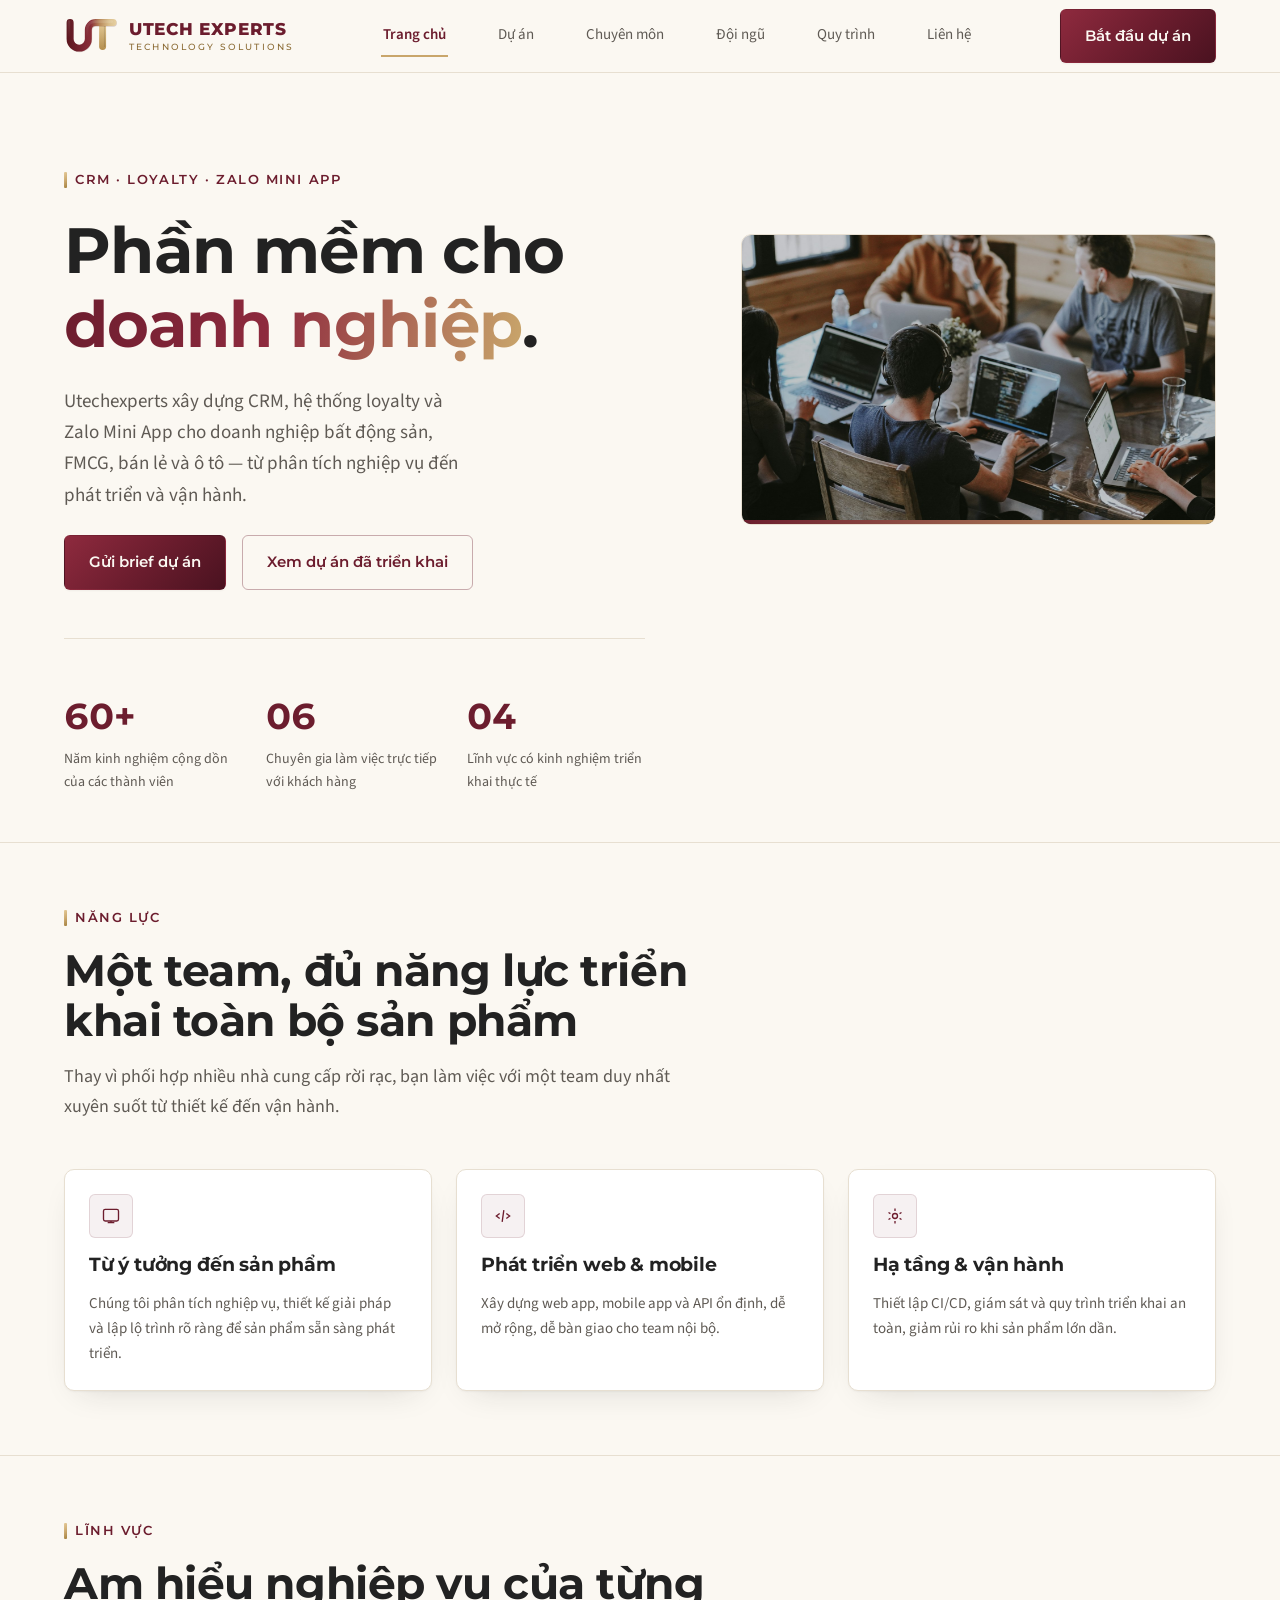
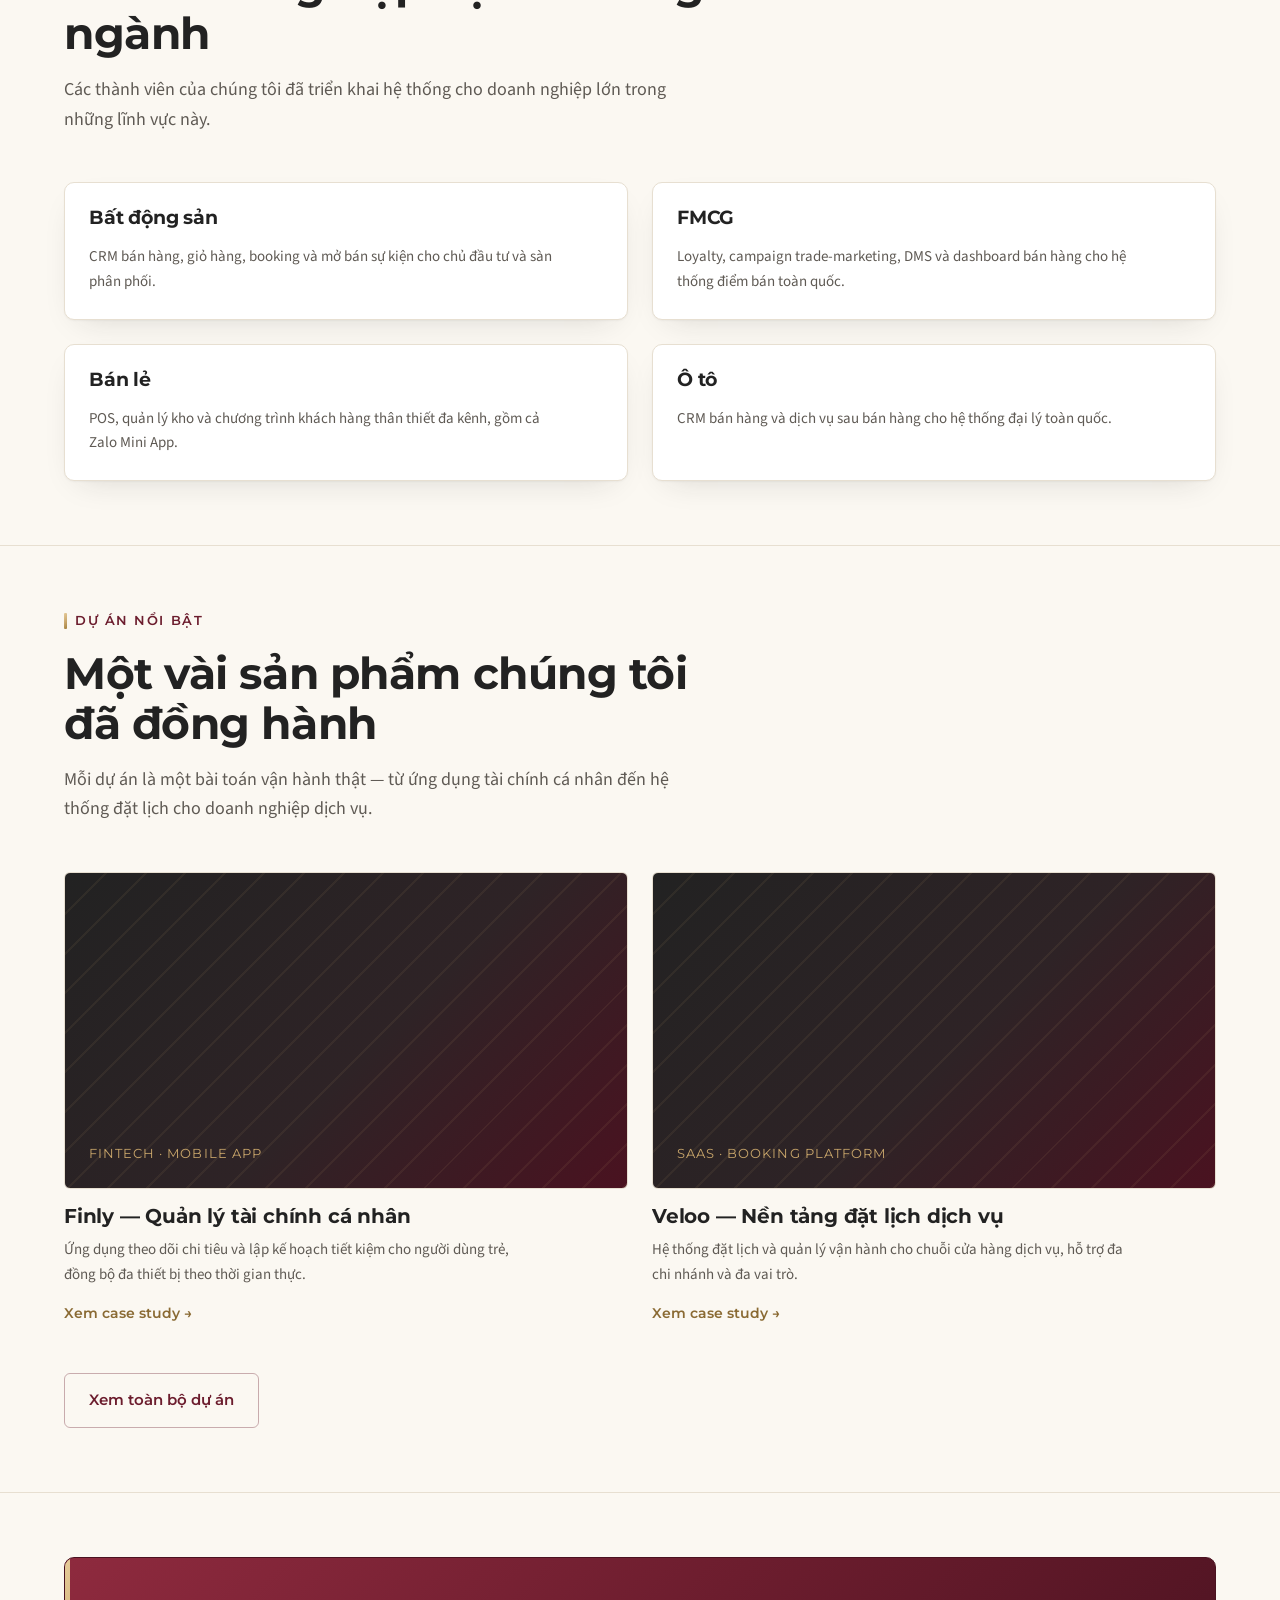
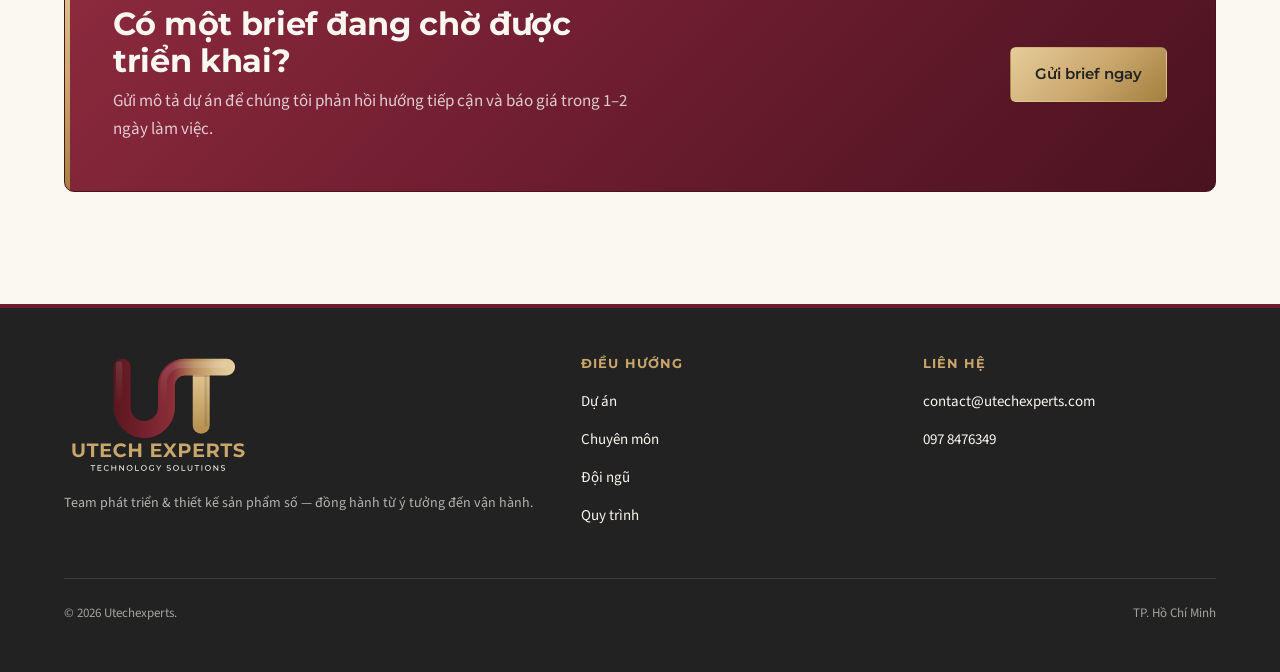
<file: index.html>
<!doctype html>
<html lang="vi">
<head>
<meta charset="utf-8" />
<meta name="viewport" content="width=device-width, initial-scale=1" />
<title>Utechexperts — Đối tác phát triển sản phẩm số</title>
<meta name="description" content="Utechexperts xây dựng CRM, hệ thống loyalty và Zalo Mini App cho doanh nghiệp, từ phân tích nghiệp vụ đến phát triển và vận hành." />
<link rel="icon" href="assets/favicon.svg" type="image/svg+xml" />
<link rel="apple-touch-icon" href="assets/apple-touch-icon.png?v=3" />
<meta property="og:type" content="website" />
<meta property="og:site_name" content="Utechexperts" />
<meta property="og:title" content="Utechexperts — Đối tác phát triển sản phẩm số" />
<meta property="og:description" content="Utechexperts xây dựng CRM, hệ thống loyalty và Zalo Mini App cho doanh nghiệp, từ phân tích nghiệp vụ đến phát triển và vận hành." />
<meta property="og:url" content="https://utechexperts.com/" />
<meta property="og:image" content="https://utechexperts.com/assets/og-image.png?v=3" />
<meta property="og:image:width" content="1200" />
<meta property="og:image:height" content="630" />
<meta name="twitter:card" content="summary_large_image" />
<link rel="preconnect" href="https://fonts.googleapis.com" />
<link rel="preconnect" href="https://fonts.gstatic.com" crossorigin />
<link href="https://fonts.googleapis.com/css2?family=Montserrat:wght@500;600;700;800&family=Source+Sans+3:wght@300;400;600&display=swap" rel="stylesheet" />
<meta name="theme-color" content="#6C1D2E" />
<link rel="stylesheet" href="styles.css?v=motion-1112" />
</head>
<body>
<a class="skip-link" href="#main">Bỏ qua, đến nội dung chính</a>

<header class="site-header">
  <div class="wrap">
    <a class="brand" href="index.html" aria-label="Utechexperts — Trang chủ"><img class="brand-logo" src="assets/logo-mark.svg" width="55" height="36" alt="" /><span class="brand-text"><span class="brand-name">UTECH EXPERTS</span><span class="brand-tag">Technology Solutions</span></span></a>
    <nav class="nav-links" aria-label="Điều hướng chính">
      <a href="index.html" aria-current="page">Trang chủ</a>
      <a href="projects.html">Dự án</a>
      <a href="expertise.html">Chuyên môn</a>
      <a href="team.html">Đội ngũ</a>
      <a href="process.html">Quy trình</a>
      <a href="contact.html">Liên hệ</a>
    </nav>
    <div class="header-actions">
      <a class="btn btn-primary" href="contact.html">Bắt đầu dự án</a>
      <button class="nav-toggle" type="button" aria-label="Mở menu" aria-expanded="false" aria-controls="mobile-panel">
        <span class="od-stack" aria-hidden="true"><span></span><span></span><span></span></span>
      </button>
    </div>
  </div>
</header>
<div class="mobile-panel" id="mobile-panel">
  <div class="wrap">
    <a href="index.html" aria-current="page">Trang chủ</a>
    <a href="projects.html">Dự án</a>
    <a href="expertise.html">Chuyên môn</a>
    <a href="team.html">Đội ngũ</a>
    <a href="process.html">Quy trình</a>
    <a href="contact.html">Liên hệ</a>
    <a class="btn btn-primary btn-block" href="contact.html">Bắt đầu dự án</a>
  </div>
</div>

<main id="main">

  <section class="hero">
    <div class="wrap">
      <div class="hero-copy">
        <span class="eyebrow">CRM · Loyalty · Zalo Mini App</span>
        <h1 class="hero-title">Phần mềm cho<br /><span class="accent-text">doanh nghiệp</span>.</h1>
        <p class="hero-sub">Utechexperts xây dựng CRM, hệ thống loyalty và Zalo Mini App cho doanh nghiệp bất động sản, FMCG, bán lẻ và ô tô — từ phân tích nghiệp vụ đến phát triển và vận hành.</p>
        <div class="hero-cta">
          <a class="btn btn-primary" href="contact.html">Gửi brief dự án</a>
          <a class="btn btn-ghost" href="projects.html">Xem dự án đã triển khai</a>
        </div>
      </div>
      <div class="hero-media">
        <img class="od-media od-media-cover" src="assets/hero-workspace.jpg" width="1800" height="1100" alt="Thành viên Utechexperts đang làm việc cùng nhau trên laptop" loading="eager" />
      </div>
    </div>
    <div class="wrap">
      <div class="stat-row">
        <div class="od-stat reveal">
          <span class="stat-num" data-start-years="2017,2011,2016,2016,2019,2017">60+</span>
          <span class="stat-label">Năm kinh nghiệm cộng dồn của các thành viên</span>
        </div>
        <div class="od-stat reveal">
          <span class="stat-num">06</span>
          <span class="stat-label">Chuyên gia làm việc trực tiếp với khách hàng</span>
        </div>
        <div class="od-stat reveal">
          <span class="stat-num">04</span>
          <span class="stat-label">Lĩnh vực có kinh nghiệm triển khai thực tế</span>
        </div>
      </div>
    </div>
  </section>

  <section class="section" aria-labelledby="capability-title">
    <div class="wrap">
      <div class="section-head reveal">
        <span class="eyebrow">Năng lực</span>
        <h2 class="section-title" id="capability-title">Một team, đủ năng lực triển khai toàn bộ sản phẩm</h2>
        <p>Thay vì phối hợp nhiều nhà cung cấp rời rạc, bạn làm việc với một team duy nhất xuyên suốt từ thiết kế đến vận hành.</p>
      </div>
      <div class="capability-grid">
        <article class="capability-card card reveal">
          <div class="capability-icon" aria-hidden="true">
            <svg width="20" height="20" viewBox="0 0 24 24" fill="none" stroke="currentColor" stroke-width="1.6"><rect x="3" y="4" width="18" height="14" rx="2"/><path d="M8 20h8M12 18v2"/></svg>
          </div>
          <h3>Từ ý tưởng đến sản phẩm</h3>
          <p>Chúng tôi phân tích nghiệp vụ, thiết kế giải pháp và lập lộ trình rõ ràng để sản phẩm sẵn sàng phát triển.</p>
        </article>
        <article class="capability-card card reveal">
          <div class="capability-icon" aria-hidden="true">
            <svg width="20" height="20" viewBox="0 0 24 24" fill="none" stroke="currentColor" stroke-width="1.6"><path d="M8 9l-4 3 4 3M16 9l4 3-4 3M13 5l-2 14"/></svg>
          </div>
          <h3>Phát triển web &amp; mobile</h3>
          <p>Xây dựng web app, mobile app và API ổn định, dễ mở rộng, dễ bàn giao cho team nội bộ.</p>
        </article>
        <article class="capability-card card reveal">
          <div class="capability-icon" aria-hidden="true">
            <svg width="20" height="20" viewBox="0 0 24 24" fill="none" stroke="currentColor" stroke-width="1.6"><circle cx="12" cy="12" r="3"/><path d="M12 3v3M12 18v3M4.2 7.8l2.3 1.3M17.5 14.9l2.3 1.3M4.2 16.2l2.3-1.3M17.5 9.1l2.3-1.3"/></svg>
          </div>
          <h3>Hạ tầng &amp; vận hành</h3>
          <p>Thiết lập CI/CD, giám sát và quy trình triển khai an toàn, giảm rủi ro khi sản phẩm lớn dần.</p>
        </article>
      </div>
    </div>
  </section>

  <section class="section" aria-labelledby="industry-title">
    <div class="wrap">
      <div class="section-head reveal">
        <span class="eyebrow">Lĩnh vực</span>
        <h2 class="section-title" id="industry-title">Am hiểu nghiệp vụ của từng ngành</h2>
        <p>Các thành viên của chúng tôi đã triển khai hệ thống cho doanh nghiệp lớn trong những lĩnh vực này.</p>
      </div>
      <div class="expertise-grid">
        <article class="capability-card card reveal">
          <h3>Bất động sản</h3>
          <p>CRM bán hàng, giỏ hàng, booking và mở bán sự kiện cho chủ đầu tư và sàn phân phối.</p>
        </article>
        <article class="capability-card card reveal">
          <h3>FMCG</h3>
          <p>Loyalty, campaign trade-marketing, DMS và dashboard bán hàng cho hệ thống điểm bán toàn quốc.</p>
        </article>
        <article class="capability-card card reveal">
          <h3>Bán lẻ</h3>
          <p>POS, quản lý kho và chương trình khách hàng thân thiết đa kênh, gồm cả Zalo Mini App.</p>
        </article>
        <article class="capability-card card reveal">
          <h3>Ô tô</h3>
          <p>CRM bán hàng và dịch vụ sau bán hàng cho hệ thống đại lý toàn quốc.</p>
        </article>
      </div>
    </div>
  </section>

  <section class="section" aria-labelledby="projects-title">
    <div class="wrap">
      <div class="section-head reveal">
        <span class="eyebrow">Dự án nổi bật</span>
        <h2 class="section-title" id="projects-title">Một vài sản phẩm chúng tôi đã đồng hành</h2>
        <p>Mỗi dự án là một bài toán vận hành thật — từ ứng dụng tài chính cá nhân đến hệ thống đặt lịch cho doanh nghiệp dịch vụ.</p>
      </div>
      <div class="project-preview-grid">
        <article class="project-card reveal">
          <div class="project-media"><span class="project-tag">Fintech · Mobile app</span></div>
          <div class="project-body">
            <h3>Finly — Quản lý tài chính cá nhân</h3>
            <p class="od-clamp-2">Ứng dụng theo dõi chi tiêu và lập kế hoạch tiết kiệm cho người dùng trẻ, đồng bộ đa thiết bị theo thời gian thực.</p>
            <a class="project-link" href="projects.html#finly">Xem case study →</a>
          </div>
        </article>
        <article class="project-card reveal">
          <div class="project-media"><span class="project-tag">SaaS · Booking platform</span></div>
          <div class="project-body">
            <h3>Veloo — Nền tảng đặt lịch dịch vụ</h3>
            <p class="od-clamp-2">Hệ thống đặt lịch và quản lý vận hành cho chuỗi cửa hàng dịch vụ, hỗ trợ đa chi nhánh và đa vai trò.</p>
            <a class="project-link" href="projects.html#veloo">Xem case study →</a>
          </div>
        </article>
      </div>
      <div class="hero-cta" style="margin-top: var(--gap-lg)">
        <a class="btn btn-ghost" href="projects.html">Xem toàn bộ dự án</a>
      </div>
    </div>
  </section>

  <section class="section" aria-labelledby="cta-title">
    <div class="wrap">
      <div class="cta-band reveal">
        <div class="od-stack" style="gap: 8px; max-width: 520px;">
          <h2 id="cta-title">Có một brief đang chờ được triển khai?</h2>
          <p>Gửi mô tả dự án để chúng tôi phản hồi hướng tiếp cận và báo giá trong 1–2 ngày làm việc.</p>
        </div>
        <a class="btn btn-primary" href="contact.html">Gửi brief ngay</a>
      </div>
    </div>
  </section>

</main>

<footer class="site-footer">
  <div class="wrap">
    <div class="footer-grid">
      <div class="footer-brand">
        <a class="brand brand--full" href="index.html" aria-label="Utechexperts — Trang chủ"><img src="assets/logo-full-dark.svg" width="188" height="120" alt="UTECH EXPERTS — Technology Solutions" /></a>
        <p>Team phát triển &amp; thiết kế sản phẩm số — đồng hành từ ý tưởng đến vận hành.</p>
      </div>
      <div class="footer-col">
        <h4>Điều hướng</h4>
        <ul>
          <li><a href="projects.html">Dự án</a></li>
          <li><a href="expertise.html">Chuyên môn</a></li>
          <li><a href="team.html">Đội ngũ</a></li>
          <li><a href="process.html">Quy trình</a></li>
        </ul>
      </div>
      <div class="footer-col">
        <h4>Liên hệ</h4>
        <ul>
          <li><a href="mailto:contact@utechexperts.com">contact@utechexperts.com</a></li>
          <li><a href="tel:+84978476349">097 8476349</a></li>
        </ul>
      </div>
    </div>
    <div class="footer-bottom">
      <span>© 2026 Utechexperts.</span>
      <span>TP. Hồ Chí Minh</span>
    </div>
  </div>
</footer>

<script src="script.js?v=motion-1112" defer></script>
</body>
</html>
</file>
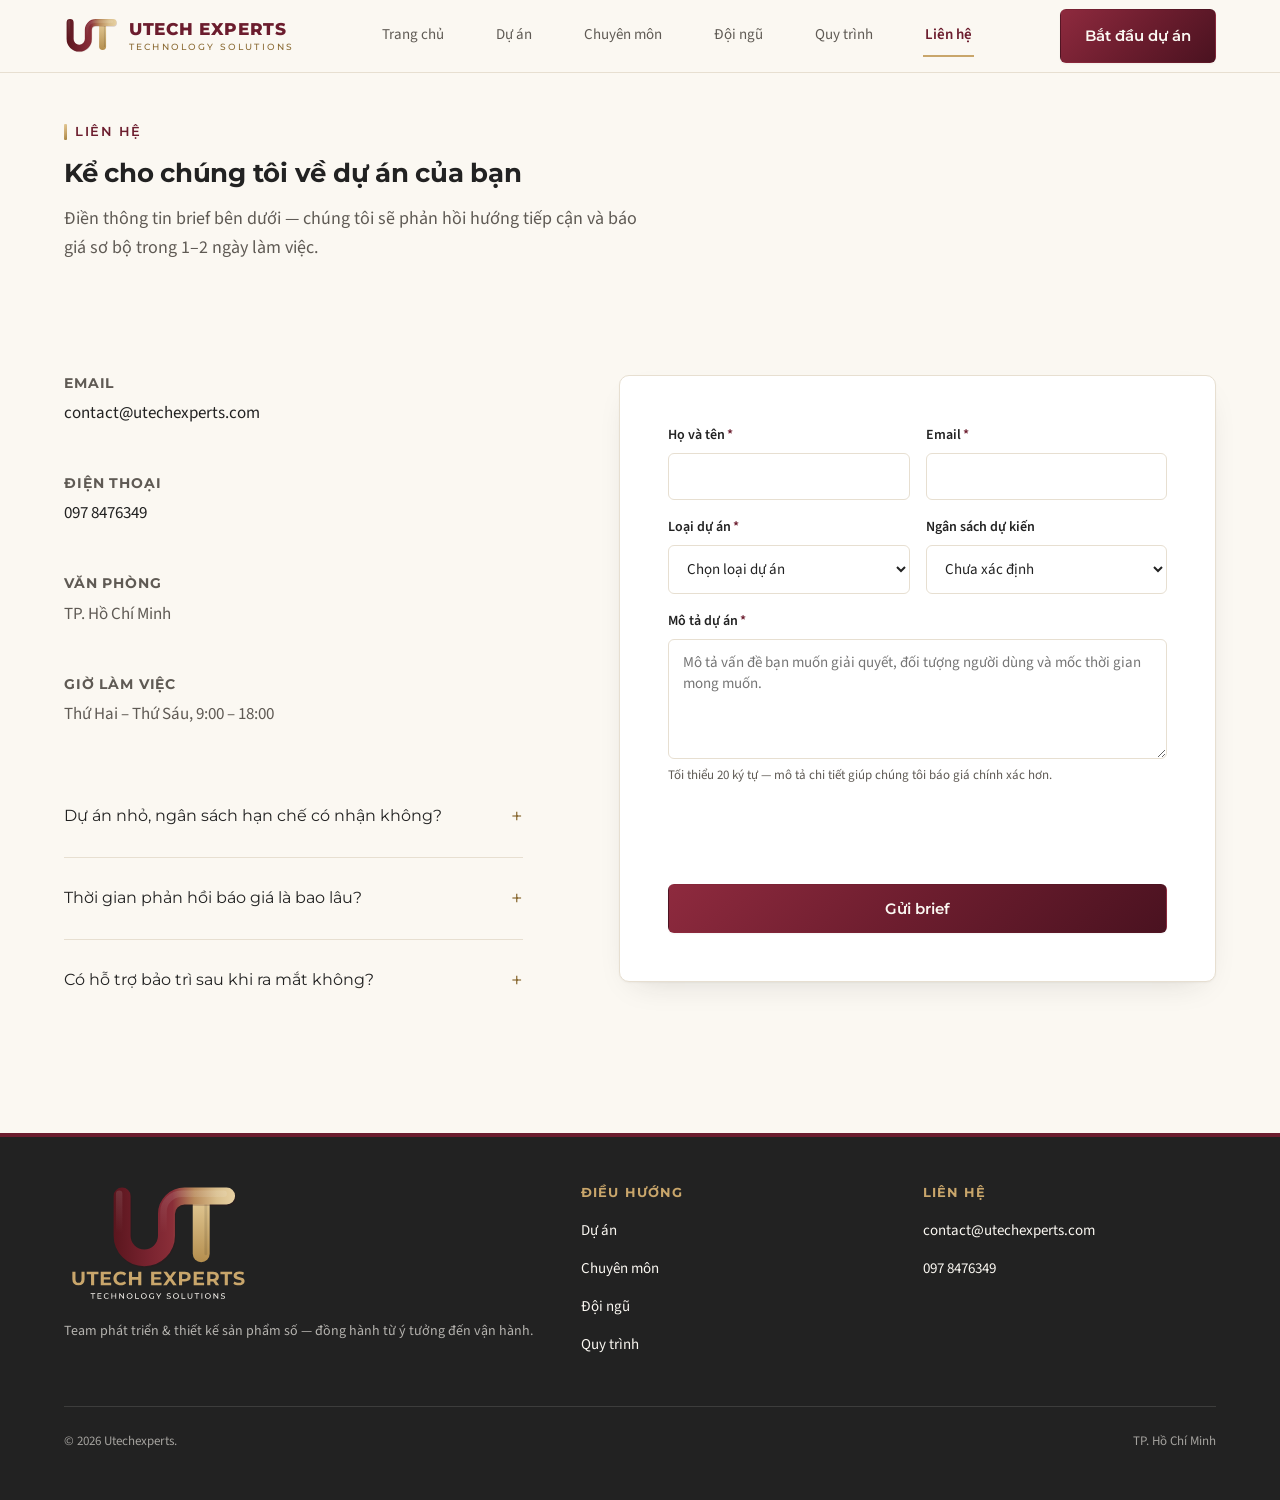
<file: contact.html>
<!doctype html>
<html lang="vi">
<head>
<meta charset="utf-8" />
<meta name="viewport" content="width=device-width, initial-scale=1" />
<title>Liên hệ — Utechexperts</title>
<meta name="description" content="Gửi brief dự án và yêu cầu báo giá cho Utechexperts." />
<link rel="icon" href="assets/favicon.svg" type="image/svg+xml" />
<link rel="apple-touch-icon" href="assets/apple-touch-icon.png?v=3" />
<meta property="og:type" content="website" />
<meta property="og:site_name" content="Utechexperts" />
<meta property="og:title" content="Liên hệ — Utechexperts" />
<meta property="og:description" content="Gửi brief dự án và yêu cầu báo giá cho Utechexperts." />
<meta property="og:url" content="https://utechexperts.com/contact" />
<meta property="og:image" content="https://utechexperts.com/assets/og-image.png?v=3" />
<meta property="og:image:width" content="1200" />
<meta property="og:image:height" content="630" />
<meta name="twitter:card" content="summary_large_image" />
<link rel="preconnect" href="https://fonts.googleapis.com" />
<link rel="preconnect" href="https://fonts.gstatic.com" crossorigin />
<link href="https://fonts.googleapis.com/css2?family=Montserrat:wght@500;600;700;800&family=Source+Sans+3:wght@300;400;600&display=swap" rel="stylesheet" />
<meta name="theme-color" content="#6C1D2E" />
<link rel="stylesheet" href="styles.css?v=motion-1112" />
</head>
<body>
<a class="skip-link" href="#main">Bỏ qua, đến nội dung chính</a>

<header class="site-header">
  <div class="wrap">
    <a class="brand" href="index.html" aria-label="Utechexperts — Trang chủ"><img class="brand-logo" src="assets/logo-mark.svg" width="55" height="36" alt="" /><span class="brand-text"><span class="brand-name">UTECH EXPERTS</span><span class="brand-tag">Technology Solutions</span></span></a>
    <nav class="nav-links" aria-label="Điều hướng chính">
      <a href="index.html">Trang chủ</a>
      <a href="projects.html">Dự án</a>
      <a href="expertise.html">Chuyên môn</a>
      <a href="team.html">Đội ngũ</a>
      <a href="process.html">Quy trình</a>
      <a href="contact.html" aria-current="page">Liên hệ</a>
    </nav>
    <div class="header-actions">
      <a class="btn btn-primary" href="contact.html">Bắt đầu dự án</a>
      <button class="nav-toggle" type="button" aria-label="Mở menu" aria-expanded="false" aria-controls="mobile-panel">
        <span class="od-stack" aria-hidden="true"><span></span><span></span><span></span></span>
      </button>
    </div>
  </div>
</header>
<div class="mobile-panel" id="mobile-panel">
  <div class="wrap">
    <a href="index.html">Trang chủ</a>
    <a href="projects.html">Dự án</a>
    <a href="expertise.html">Chuyên môn</a>
    <a href="team.html">Đội ngũ</a>
    <a href="process.html">Quy trình</a>
    <a href="contact.html" aria-current="page">Liên hệ</a>
    <a class="btn btn-primary btn-block" href="contact.html">Bắt đầu dự án</a>
  </div>
</div>

<main id="main">

  <section class="hero section--tight" style="border-top:none; padding: var(--gap-lg) 0;">
    <div class="wrap">
      <div class="section-head reveal" style="margin-bottom:0;">
        <span class="eyebrow">Liên hệ</span>
        <h1 class="section-title">Kể cho chúng tôi về dự án của bạn</h1>
        <p>Điền thông tin brief bên dưới — chúng tôi sẽ phản hồi hướng tiếp cận và báo giá sơ bộ trong 1–2 ngày làm việc.</p>
      </div>
    </div>
  </section>

  <section class="section" style="border-top:none;" aria-label="Thông tin liên hệ và form brief">
    <div class="wrap">
      <div class="contact-layout">

        <div class="contact-info reveal">
          <div class="contact-info-block">
            <h4>Email</h4>
            <a href="mailto:contact@utechexperts.com">contact@utechexperts.com</a>
          </div>
          <div class="contact-info-block">
            <h4>Điện thoại</h4>
            <a href="tel:+84978476349">097 8476349</a>
          </div>
          <div class="contact-info-block">
            <h4>Văn phòng</h4>
            <p>TP. Hồ Chí Minh</p>
          </div>
          <div class="contact-info-block">
            <h4>Giờ làm việc</h4>
            <p>Thứ Hai – Thứ Sáu, 9:00 – 18:00</p>
          </div>

          <div class="faq-list">
            <details class="faq-item">
              <summary>Dự án nhỏ, ngân sách hạn chế có nhận không?</summary>
              <p>Có. Chúng tôi vẫn nhận các dự án quy mô nhỏ nếu phạm vi được xác định rõ ràng; cứ mô tả thật trong brief.</p>
            </details>
            <details class="faq-item">
              <summary>Thời gian phản hồi báo giá là bao lâu?</summary>
              <p>Thông thường 1–2 ngày làm việc sau khi nhận đủ thông tin brief.</p>
            </details>
            <details class="faq-item">
              <summary>Có hỗ trợ bảo trì sau khi ra mắt không?</summary>
              <p>Có, xem chi tiết tại bước 05 trong <a href="process.html" style="color:var(--accent-2);">trang Quy trình</a>.</p>
            </details>
          </div>
        </div>

        <div class="form-card card reveal">
          <form id="brief-form" novalidate>
            <div class="od-stack" style="gap: var(--gap-sm);">

              <div class="form-grid">
                <div class="od-field">
                  <label for="full-name">Họ và tên<span class="required-mark" aria-hidden="true">*</span></label>
                  <input type="text" id="full-name" name="full-name" required autocomplete="name" />
                  <span class="field-error" role="alert">Vui lòng nhập họ tên của bạn.</span>
                </div>

                <div class="od-field">
                  <label for="email">Email<span class="required-mark" aria-hidden="true">*</span></label>
                  <input type="email" id="email" name="email" required autocomplete="email" />
                  <span class="field-error" role="alert">Vui lòng nhập email hợp lệ.</span>
                </div>

                <div class="od-field">
                  <label for="project-type">Loại dự án<span class="required-mark" aria-hidden="true">*</span></label>
                  <select id="project-type" name="project-type" required>
                    <option value="">Chọn loại dự án</option>
                    <option value="internal">Hệ thống nội bộ</option>
                    <option value="webapp">Web app</option>
                    <option value="mobile">Mobile app</option>
                    <option value="website">Website / landing page</option>
                    <option value="other">Khác</option>
                  </select>
                  <span class="field-error" role="alert">Vui lòng chọn loại dự án.</span>
                </div>

                <div class="od-field">
                  <label for="budget">Ngân sách dự kiến</label>
                  <select id="budget" name="budget">
                    <option value="">Chưa xác định</option>
                    <option value="under-50">Dưới 50 triệu VNĐ</option>
                    <option value="50-150">50 – 150 triệu VNĐ</option>
                    <option value="150-400">150 – 400 triệu VNĐ</option>
                    <option value="over-400">Trên 400 triệu VNĐ</option>
                  </select>
                </div>

                <div class="od-field od-field--full">
                  <label for="brief">Mô tả dự án<span class="required-mark" aria-hidden="true">*</span></label>
                  <textarea id="brief" name="brief" required minlength="20" placeholder="Mô tả vấn đề bạn muốn giải quyết, đối tượng người dùng và mốc thời gian mong muốn."></textarea>
                  <span class="field-hint">Tối thiểu 20 ký tự — mô tả chi tiết giúp chúng tôi báo giá chính xác hơn.</span>
                  <span class="field-error" role="alert">Vui lòng mô tả dự án với ít nhất 20 ký tự.</span>
                </div>
              </div>

              <div class="cf-turnstile" data-sitekey="0x4AAAAAAF0lja7dCLud4iyR" data-theme="dark" data-language="vi" data-size="flexible"></div>

              <button type="submit" class="btn btn-primary btn-block">Gửi brief</button>
              <p class="form-status" role="status" aria-live="polite"></p>
            </div>
          </form>
        </div>

      </div>
    </div>
  </section>

</main>

<footer class="site-footer">
  <div class="wrap">
    <div class="footer-grid">
      <div class="footer-brand">
        <a class="brand brand--full" href="index.html" aria-label="Utechexperts — Trang chủ"><img src="assets/logo-full-dark.svg" width="188" height="120" alt="UTECH EXPERTS — Technology Solutions" /></a>
        <p>Team phát triển &amp; thiết kế sản phẩm số — đồng hành từ ý tưởng đến vận hành.</p>
      </div>
      <div class="footer-col">
        <h4>Điều hướng</h4>
        <ul>
          <li><a href="projects.html">Dự án</a></li>
          <li><a href="expertise.html">Chuyên môn</a></li>
          <li><a href="team.html">Đội ngũ</a></li>
          <li><a href="process.html">Quy trình</a></li>
        </ul>
      </div>
      <div class="footer-col">
        <h4>Liên hệ</h4>
        <ul>
          <li><a href="mailto:contact@utechexperts.com">contact@utechexperts.com</a></li>
          <li><a href="tel:+84978476349">097 8476349</a></li>
        </ul>
      </div>
    </div>
    <div class="footer-bottom">
      <span>© 2026 Utechexperts.</span>
      <span>TP. Hồ Chí Minh</span>
    </div>
  </div>
</footer>

<script src="https://challenges.cloudflare.com/turnstile/v0/api.js" async defer></script>
<script src="script.js?v=motion-1112" defer></script>
</body>
</html>
</file>
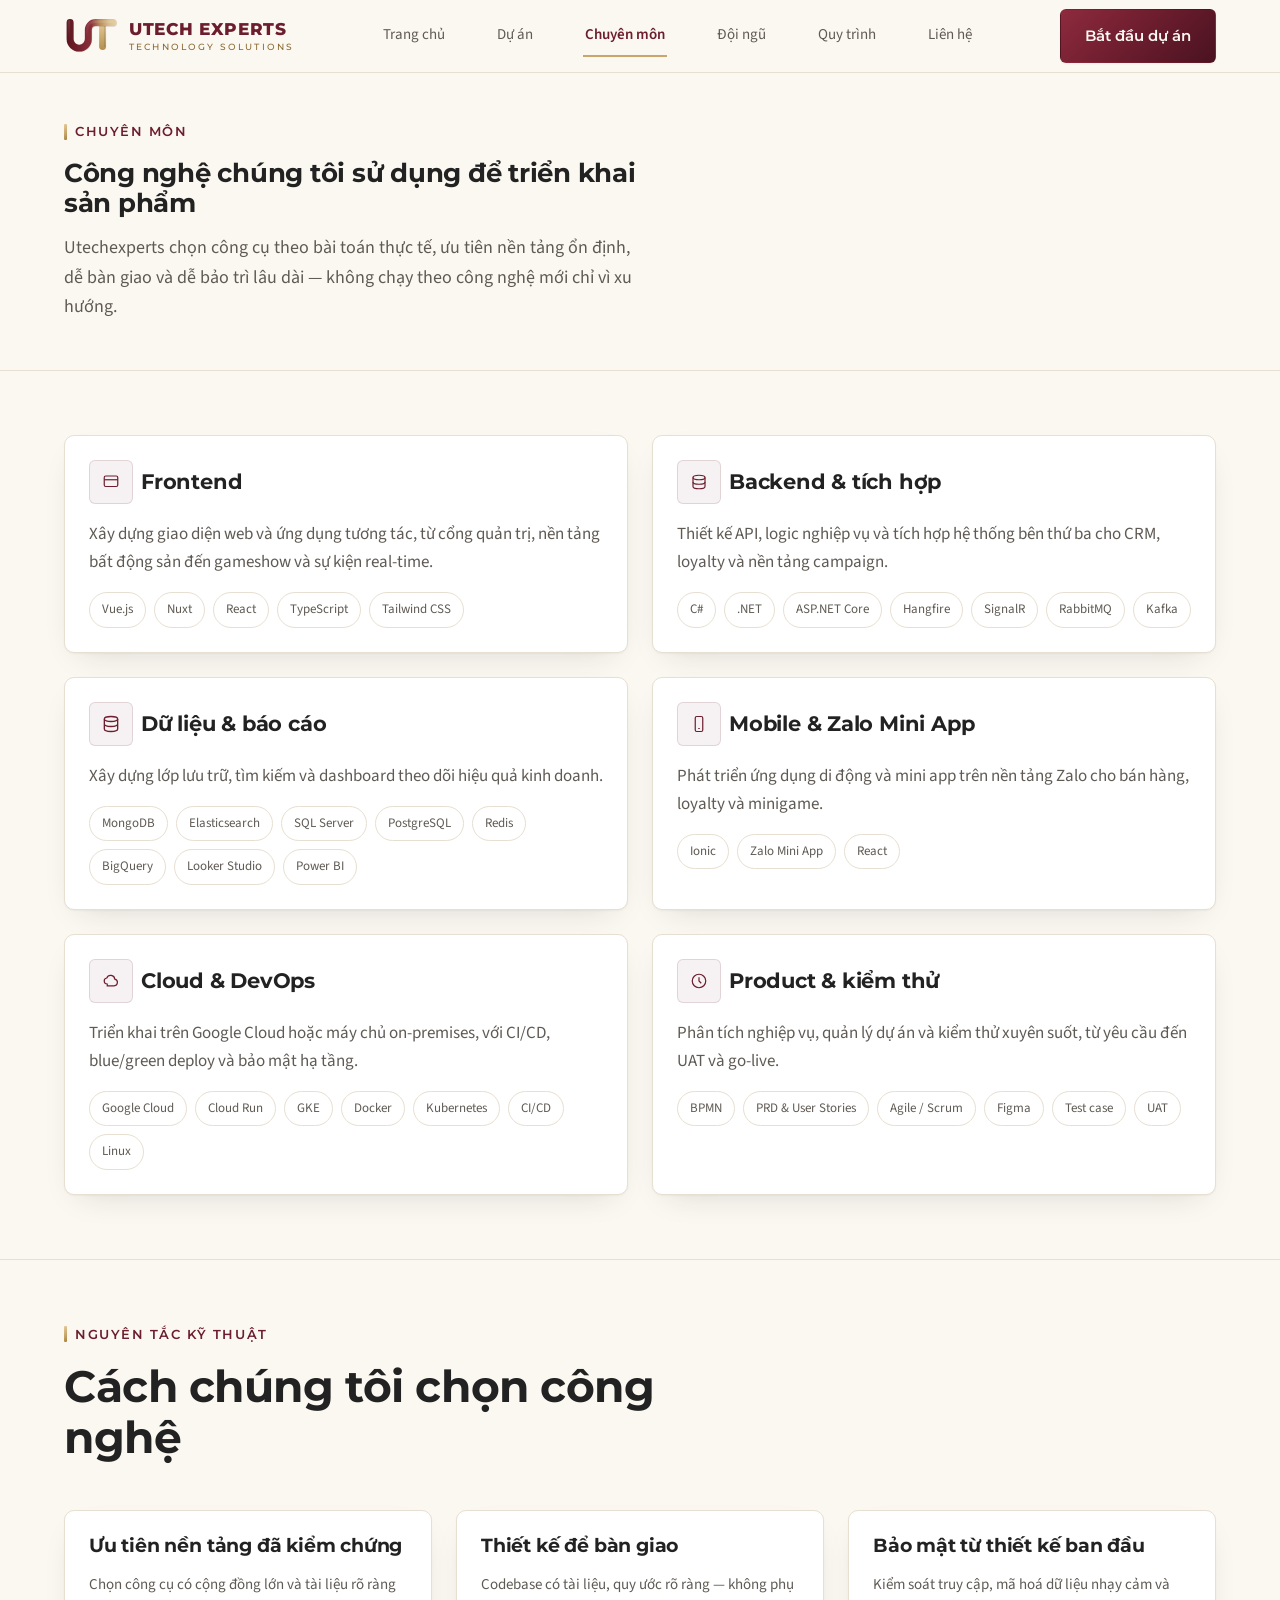
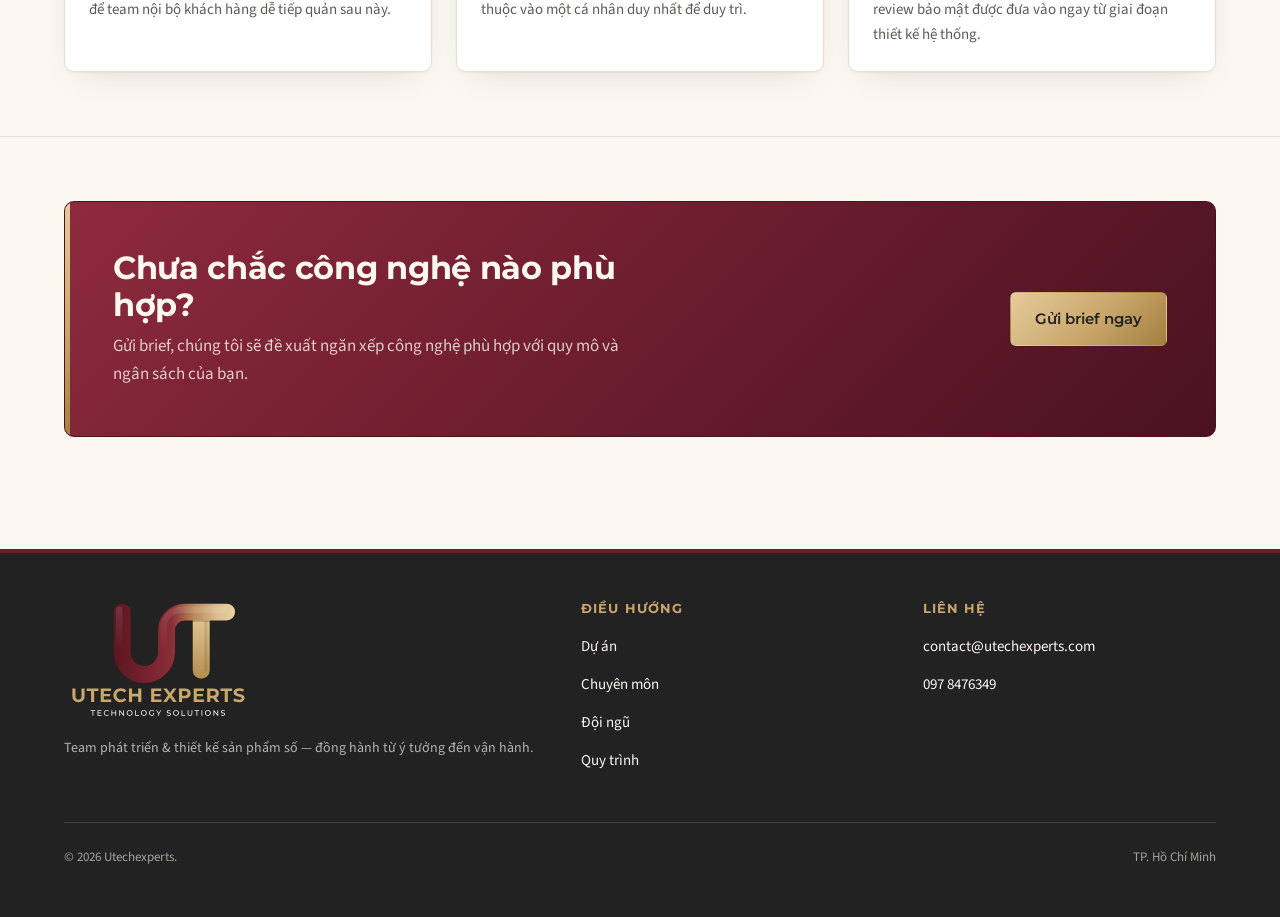
<file: expertise.html>
<!doctype html>
<html lang="vi">
<head>
<meta charset="utf-8" />
<meta name="viewport" content="width=device-width, initial-scale=1" />
<title>Chuyên môn — Utechexperts</title>
<meta name="description" content="Công nghệ và chuyên môn của Utechexperts: Frontend, Backend, Dữ liệu, Mobile, Cloud & DevOps, Product & kiểm thử." />
<link rel="icon" href="assets/favicon.svg" type="image/svg+xml" />
<link rel="apple-touch-icon" href="assets/apple-touch-icon.png?v=3" />
<meta property="og:type" content="website" />
<meta property="og:site_name" content="Utechexperts" />
<meta property="og:title" content="Chuyên môn — Utechexperts" />
<meta property="og:description" content="Công nghệ và chuyên môn của Utechexperts: Frontend, Backend, Dữ liệu, Mobile, Cloud & DevOps, Product & kiểm thử." />
<meta property="og:url" content="https://utechexperts.com/expertise" />
<meta property="og:image" content="https://utechexperts.com/assets/og-image.png?v=3" />
<meta property="og:image:width" content="1200" />
<meta property="og:image:height" content="630" />
<meta name="twitter:card" content="summary_large_image" />
<link rel="preconnect" href="https://fonts.googleapis.com" />
<link rel="preconnect" href="https://fonts.gstatic.com" crossorigin />
<link href="https://fonts.googleapis.com/css2?family=Montserrat:wght@500;600;700;800&family=Source+Sans+3:wght@300;400;600&display=swap" rel="stylesheet" />
<meta name="theme-color" content="#6C1D2E" />
<link rel="stylesheet" href="styles.css?v=motion-1112" />
</head>
<body>
<a class="skip-link" href="#main">Bỏ qua, đến nội dung chính</a>

<header class="site-header">
  <div class="wrap">
    <a class="brand" href="index.html" aria-label="Utechexperts — Trang chủ"><img class="brand-logo" src="assets/logo-mark.svg" width="55" height="36" alt="" /><span class="brand-text"><span class="brand-name">UTECH EXPERTS</span><span class="brand-tag">Technology Solutions</span></span></a>
    <nav class="nav-links" aria-label="Điều hướng chính">
      <a href="index.html">Trang chủ</a>
      <a href="projects.html">Dự án</a>
      <a href="expertise.html" aria-current="page">Chuyên môn</a>
      <a href="team.html">Đội ngũ</a>
      <a href="process.html">Quy trình</a>
      <a href="contact.html">Liên hệ</a>
    </nav>
    <div class="header-actions">
      <a class="btn btn-primary" href="contact.html">Bắt đầu dự án</a>
      <button class="nav-toggle" type="button" aria-label="Mở menu" aria-expanded="false" aria-controls="mobile-panel">
        <span class="od-stack" aria-hidden="true"><span></span><span></span><span></span></span>
      </button>
    </div>
  </div>
</header>
<div class="mobile-panel" id="mobile-panel">
  <div class="wrap">
    <a href="index.html">Trang chủ</a>
    <a href="projects.html">Dự án</a>
    <a href="expertise.html" aria-current="page">Chuyên môn</a>
    <a href="team.html">Đội ngũ</a>
    <a href="process.html">Quy trình</a>
    <a href="contact.html">Liên hệ</a>
    <a class="btn btn-primary btn-block" href="contact.html">Bắt đầu dự án</a>
  </div>
</div>

<main id="main">

  <section class="hero section--tight" style="border-top:none; padding: var(--gap-lg) 0;">
    <div class="wrap">
      <div class="section-head reveal" style="margin-bottom:0;">
        <span class="eyebrow">Chuyên môn</span>
        <h1 class="section-title">Công nghệ chúng tôi sử dụng để triển khai sản phẩm</h1>
        <p>Utechexperts chọn công cụ theo bài toán thực tế, ưu tiên nền tảng ổn định, dễ bàn giao và dễ bảo trì lâu dài — không chạy theo công nghệ mới chỉ vì xu hướng.</p>
      </div>
    </div>
  </section>

  <section class="section" aria-label="Các nhóm chuyên môn">
    <div class="wrap">
      <div class="expertise-grid">

        <article class="expertise-card card reveal">
          <div class="od-row cap-head">
            <div class="capability-icon" aria-hidden="true">
              <svg width="18" height="18" viewBox="0 0 24 24" fill="none" stroke="currentColor" stroke-width="1.6"><rect x="3" y="4" width="18" height="14" rx="2"/><path d="M3 9h18"/></svg>
            </div>
            <h3>Frontend</h3>
          </div>
          <p>Xây dựng giao diện web và ứng dụng tương tác, từ cổng quản trị, nền tảng bất động sản đến gameshow và sự kiện real-time.</p>
          <div class="od-cluster skill-rail">
            <span class="chip">Vue.js</span><span class="chip">Nuxt</span><span class="chip">React</span><span class="chip">TypeScript</span><span class="chip">Tailwind CSS</span>
          </div>
        </article>

        <article class="expertise-card card reveal">
          <div class="od-row cap-head">
            <div class="capability-icon" aria-hidden="true">
              <svg width="18" height="18" viewBox="0 0 24 24" fill="none" stroke="currentColor" stroke-width="1.6"><ellipse cx="12" cy="6" rx="8" ry="3"/><path d="M4 6v12c0 1.7 3.6 3 8 3s8-1.3 8-3V6"/><path d="M4 12c0 1.7 3.6 3 8 3s8-1.3 8-3"/></svg>
            </div>
            <h3>Backend &amp; tích hợp</h3>
          </div>
          <p>Thiết kế API, logic nghiệp vụ và tích hợp hệ thống bên thứ ba cho CRM, loyalty và nền tảng campaign.</p>
          <div class="od-cluster skill-rail">
            <span class="chip">C#</span><span class="chip">.NET</span><span class="chip">ASP.NET Core</span><span class="chip">Hangfire</span><span class="chip">SignalR</span><span class="chip">RabbitMQ</span><span class="chip">Kafka</span>
          </div>
        </article>

        <article class="expertise-card card reveal">
          <div class="od-row cap-head">
            <div class="capability-icon" aria-hidden="true">
              <svg width="20" height="20" viewBox="0 0 24 24" fill="none" stroke="currentColor" stroke-width="1.6"><ellipse cx="12" cy="6" rx="8" ry="3"/><path d="M4 6v12c0 1.7 3.6 3 8 3s8-1.3 8-3V6M4 12c0 1.7 3.6 3 8 3s8-1.3 8-3"/></svg>
            </div>
            <h3>Dữ liệu &amp; báo cáo</h3>
          </div>
          <p>Xây dựng lớp lưu trữ, tìm kiếm và dashboard theo dõi hiệu quả kinh doanh.</p>
          <div class="od-cluster skill-rail">
            <span class="chip">MongoDB</span><span class="chip">Elasticsearch</span><span class="chip">SQL Server</span><span class="chip">PostgreSQL</span><span class="chip">Redis</span><span class="chip">BigQuery</span><span class="chip">Looker Studio</span><span class="chip">Power BI</span>
          </div>
        </article>

        <article class="expertise-card card reveal">
          <div class="od-row cap-head">
            <div class="capability-icon" aria-hidden="true">
              <svg width="18" height="18" viewBox="0 0 24 24" fill="none" stroke="currentColor" stroke-width="1.6"><rect x="7" y="2" width="10" height="20" rx="2"/><path d="M11 18h2"/></svg>
            </div>
            <h3>Mobile &amp; Zalo Mini App</h3>
          </div>
          <p>Phát triển ứng dụng di động và mini app trên nền tảng Zalo cho bán hàng, loyalty và minigame.</p>
          <div class="od-cluster skill-rail">
            <span class="chip">Ionic</span><span class="chip">Zalo Mini App</span><span class="chip">React</span>
          </div>
        </article>

        <article class="expertise-card card reveal">
          <div class="od-row cap-head">
            <div class="capability-icon" aria-hidden="true">
              <svg width="18" height="18" viewBox="0 0 24 24" fill="none" stroke="currentColor" stroke-width="1.6"><path d="M7 16a4 4 0 0 1-.6-7.96A5.5 5.5 0 0 1 17 9.5a4.5 4.5 0 0 1-1 8.9H7Z"/></svg>
            </div>
            <h3>Cloud &amp; DevOps</h3>
          </div>
          <p>Triển khai trên Google Cloud hoặc máy chủ on-premises, với CI/CD, blue/green deploy và bảo mật hạ tầng.</p>
          <div class="od-cluster skill-rail">
            <span class="chip">Google Cloud</span><span class="chip">Cloud Run</span><span class="chip">GKE</span><span class="chip">Docker</span><span class="chip">Kubernetes</span><span class="chip">CI/CD</span><span class="chip">Linux</span>
          </div>
        </article>

        <article class="expertise-card card reveal">
          <div class="od-row cap-head">
            <div class="capability-icon" aria-hidden="true">
              <svg width="18" height="18" viewBox="0 0 24 24" fill="none" stroke="currentColor" stroke-width="1.6"><circle cx="12" cy="12" r="9"/><path d="M12 7v5l3 3"/></svg>
            </div>
            <h3>Product &amp; kiểm thử</h3>
          </div>
          <p>Phân tích nghiệp vụ, quản lý dự án và kiểm thử xuyên suốt, từ yêu cầu đến UAT và go-live.</p>
          <div class="od-cluster skill-rail">
            <span class="chip">BPMN</span><span class="chip">PRD &amp; User Stories</span><span class="chip">Agile / Scrum</span><span class="chip">Figma</span><span class="chip">Test case</span><span class="chip">UAT</span>
          </div>
        </article>

      </div>
    </div>
  </section>

  <section class="section" aria-labelledby="principles-title">
    <div class="wrap">
      <div class="section-head reveal">
        <span class="eyebrow">Nguyên tắc kỹ thuật</span>
        <h2 class="section-title" id="principles-title">Cách chúng tôi chọn công nghệ</h2>
      </div>
      <div class="principles-grid">
        <article class="capability-card card reveal">
          <h3>Ưu tiên nền tảng đã kiểm chứng</h3>
          <p>Chọn công cụ có cộng đồng lớn và tài liệu rõ ràng để team nội bộ khách hàng dễ tiếp quản sau này.</p>
        </article>
        <article class="capability-card card reveal">
          <h3>Thiết kế để bàn giao</h3>
          <p>Codebase có tài liệu, quy ước rõ ràng — không phụ thuộc vào một cá nhân duy nhất để duy trì.</p>
        </article>
        <article class="capability-card card reveal">
          <h3>Bảo mật từ thiết kế ban đầu</h3>
          <p>Kiểm soát truy cập, mã hoá dữ liệu nhạy cảm và review bảo mật được đưa vào ngay từ giai đoạn thiết kế hệ thống.</p>
        </article>
      </div>
    </div>
  </section>

  <section class="section" aria-labelledby="cta-title">
    <div class="wrap">
      <div class="cta-band reveal">
        <div class="od-stack" style="gap: 8px; max-width: 520px;">
          <h2 id="cta-title">Chưa chắc công nghệ nào phù hợp?</h2>
          <p>Gửi brief, chúng tôi sẽ đề xuất ngăn xếp công nghệ phù hợp với quy mô và ngân sách của bạn.</p>
        </div>
        <a class="btn btn-primary" href="contact.html">Gửi brief ngay</a>
      </div>
    </div>
  </section>

</main>

<footer class="site-footer">
  <div class="wrap">
    <div class="footer-grid">
      <div class="footer-brand">
        <a class="brand brand--full" href="index.html" aria-label="Utechexperts — Trang chủ"><img src="assets/logo-full-dark.svg" width="188" height="120" alt="UTECH EXPERTS — Technology Solutions" /></a>
        <p>Team phát triển &amp; thiết kế sản phẩm số — đồng hành từ ý tưởng đến vận hành.</p>
      </div>
      <div class="footer-col">
        <h4>Điều hướng</h4>
        <ul>
          <li><a href="projects.html">Dự án</a></li>
          <li><a href="expertise.html">Chuyên môn</a></li>
          <li><a href="team.html">Đội ngũ</a></li>
          <li><a href="process.html">Quy trình</a></li>
        </ul>
      </div>
      <div class="footer-col">
        <h4>Liên hệ</h4>
        <ul>
          <li><a href="mailto:contact@utechexperts.com">contact@utechexperts.com</a></li>
          <li><a href="tel:+84978476349">097 8476349</a></li>
        </ul>
      </div>
    </div>
    <div class="footer-bottom">
      <span>© 2026 Utechexperts.</span>
      <span>TP. Hồ Chí Minh</span>
    </div>
  </div>
</footer>

<script src="script.js?v=motion-1112" defer></script>
</body>
</html>
</file>
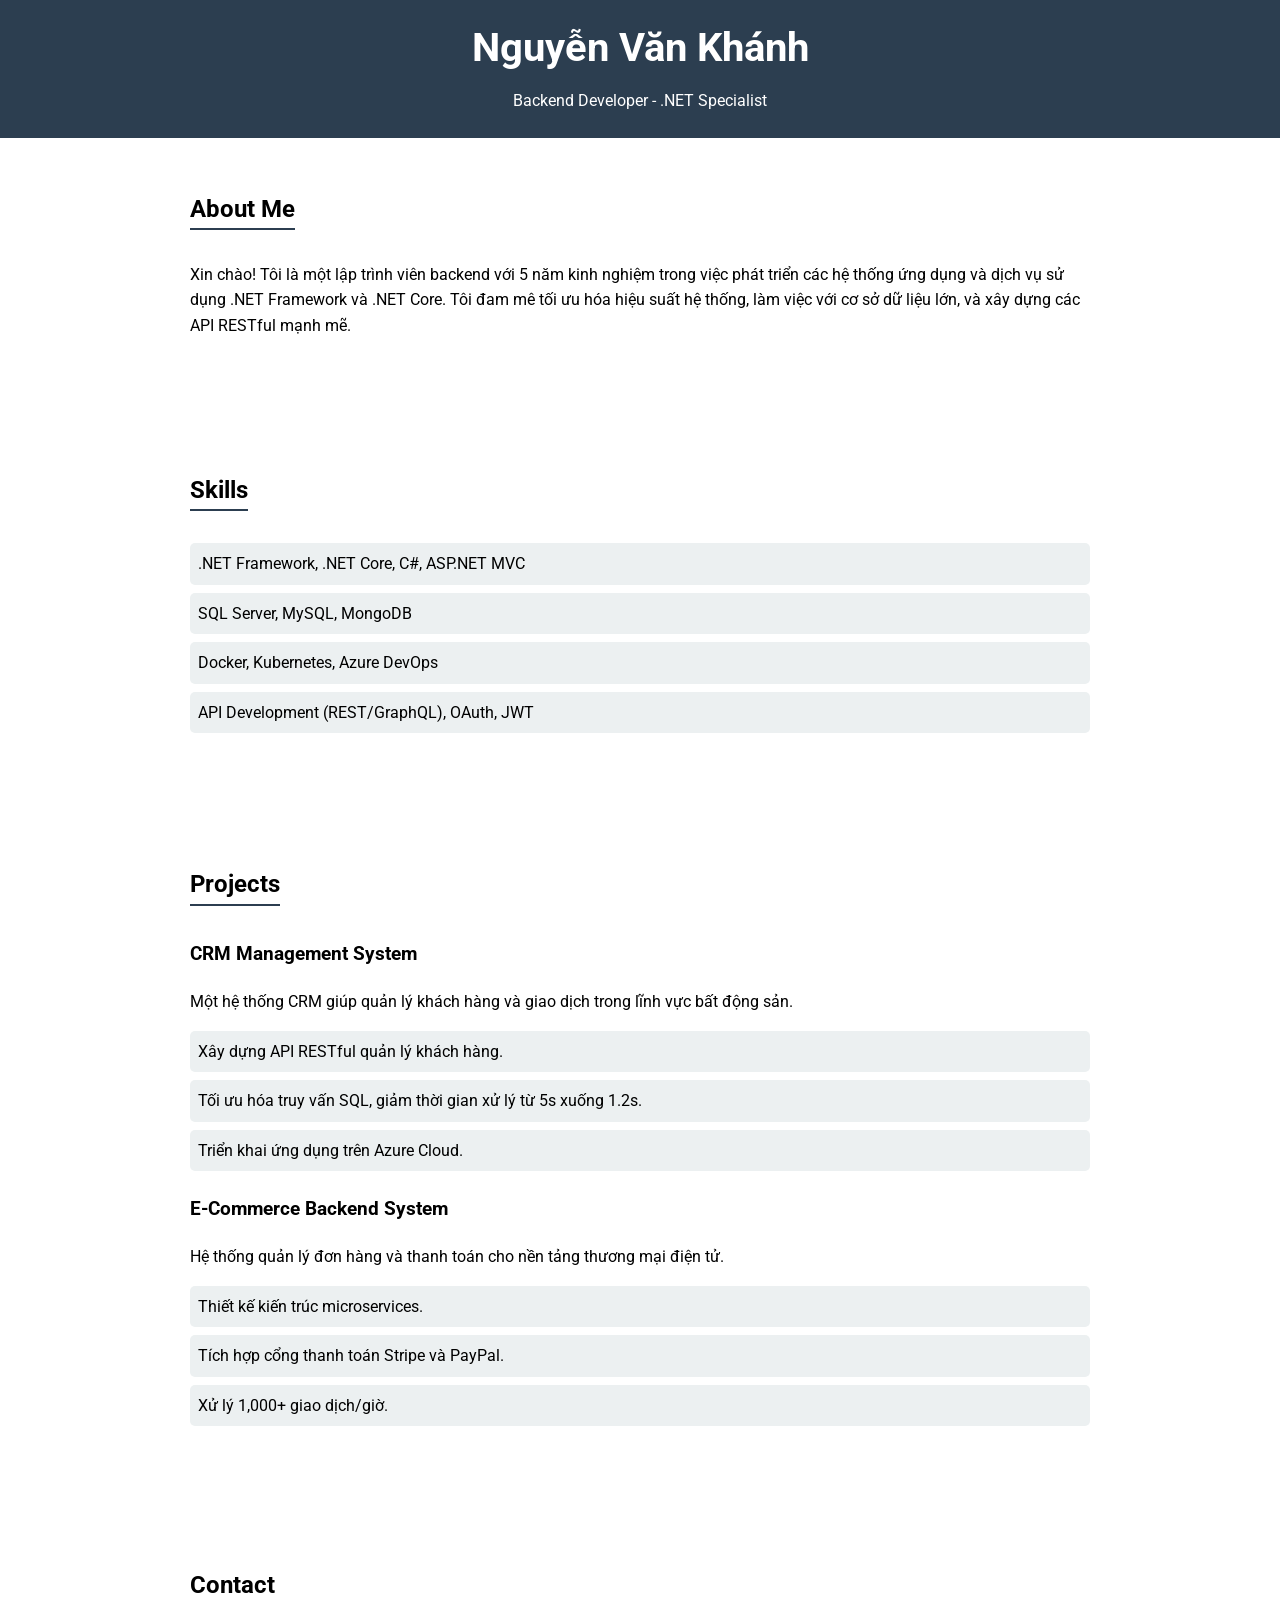
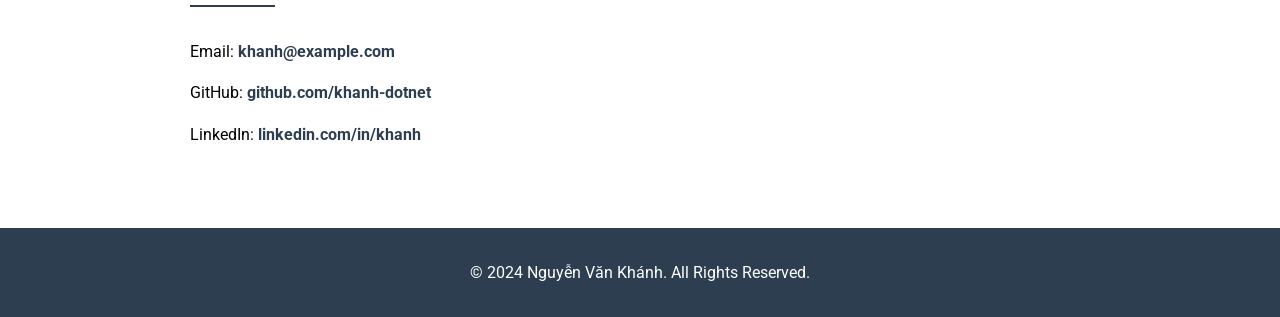
<file: Portfolio.html>
<!DOCTYPE html>
<html lang="en">
<head>
    <meta charset="UTF-8">
    <meta name="viewport" content="width=device-width, initial-scale=1.0">
    <title>Portfolio - Nguyễn Văn Khánh</title>
    <link href="https://fonts.googleapis.com/css2?family=Roboto:wght@300;400;700&display=swap" rel="stylesheet">
    <style>
        body {
            font-family: 'Roboto', sans-serif;
            margin: 0;
            padding: 0;
            line-height: 1.6;
        }
        header {
            background: #2c3e50;
            color: #fff;
            padding: 1rem 0;
            text-align: center;
        }
        header h1 {
            margin: 0;
            font-size: 2.5rem;
        }
        header p {
            margin: 0.5rem 0;
        }
        section {
            padding: 2rem 1rem;
            max-width: 900px;
            margin: auto;
        }
        section h2 {
            border-bottom: 2px solid #2c3e50;
            display: inline-block;
            margin-bottom: 1rem;
        }
        .skills, .projects, .contact {
            margin-top: 2rem;
        }
        ul {
            list-style: none;
            padding: 0;
        }
        ul li {
            background: #ecf0f1;
            margin: 0.5rem 0;
            padding: 0.5rem;
            border-radius: 5px;
        }
        .project {
            margin-bottom: 1.5rem;
        }
        .contact a {
            color: #2c3e50;
            text-decoration: none;
            font-weight: bold;
        }
        footer {
            text-align: center;
            padding: 1rem 0;
            background: #2c3e50;
            color: #fff;
            margin-top: 2rem;
        }
    </style>
</head>
<body>

<header>
    <h1>Nguyễn Văn Khánh</h1>
    <p>Backend Developer - .NET Specialist</p>
</header>

<section>
    <h2>About Me</h2>
    <p>
        Xin chào! Tôi là một lập trình viên backend với 5 năm kinh nghiệm trong việc phát triển các hệ thống ứng dụng 
        và dịch vụ sử dụng .NET Framework và .NET Core. Tôi đam mê tối ưu hóa hiệu suất hệ thống, làm việc với cơ sở 
        dữ liệu lớn, và xây dựng các API RESTful mạnh mẽ.
    </p>
</section>

<section class="skills">
    <h2>Skills</h2>
    <ul>
        <li>.NET Framework, .NET Core, C#, ASP.NET MVC</li>
        <li>SQL Server, MySQL, MongoDB</li>
        <li>Docker, Kubernetes, Azure DevOps</li>
        <li>API Development (REST/GraphQL), OAuth, JWT</li>
    </ul>
</section>

<section class="projects">
    <h2>Projects</h2>

    <div class="project">
        <h3>CRM Management System</h3>
        <p>Một hệ thống CRM giúp quản lý khách hàng và giao dịch trong lĩnh vực bất động sản.</p>
        <ul>
            <li>Xây dựng API RESTful quản lý khách hàng.</li>
            <li>Tối ưu hóa truy vấn SQL, giảm thời gian xử lý từ 5s xuống 1.2s.</li>
            <li>Triển khai ứng dụng trên Azure Cloud.</li>
        </ul>
    </div>

    <div class="project">
        <h3>E-Commerce Backend System</h3>
        <p>Hệ thống quản lý đơn hàng và thanh toán cho nền tảng thương mại điện tử.</p>
        <ul>
            <li>Thiết kế kiến trúc microservices.</li>
            <li>Tích hợp cổng thanh toán Stripe và PayPal.</li>
            <li>Xử lý 1,000+ giao dịch/giờ.</li>
        </ul>
    </div>
</section>

<section class="contact">
    <h2>Contact</h2>
    <p>Email: <a href="mailto:khanh@example.com">khanh@example.com</a></p>
    <p>GitHub: <a href="https://github.com/khanh-dotnet" target="_blank">github.com/khanh-dotnet</a></p>
    <p>LinkedIn: <a href="https://linkedin.com/in/khanh" target="_blank">linkedin.com/in/khanh</a></p>
</section>

<footer>
    <p>&copy; 2024 Nguyễn Văn Khánh. All Rights Reserved.</p>
</footer>

</body>
</html>
</file>
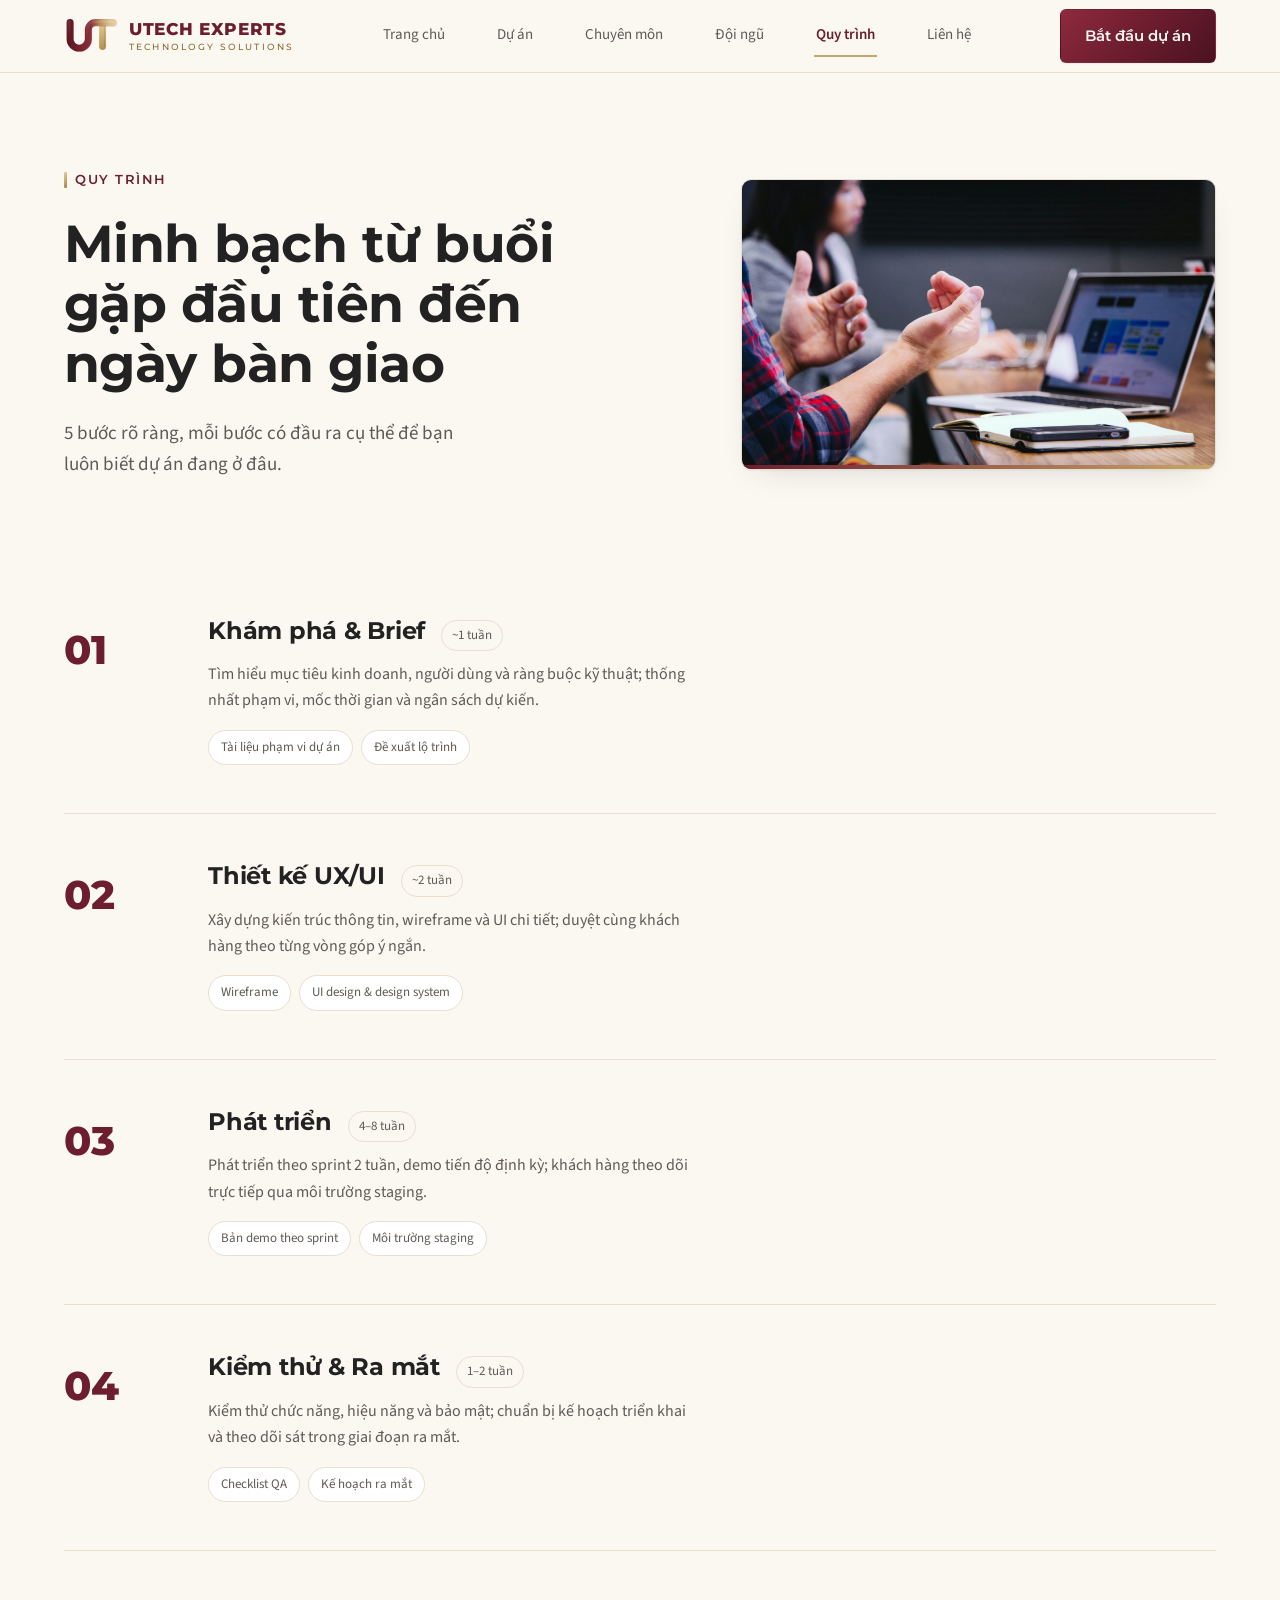
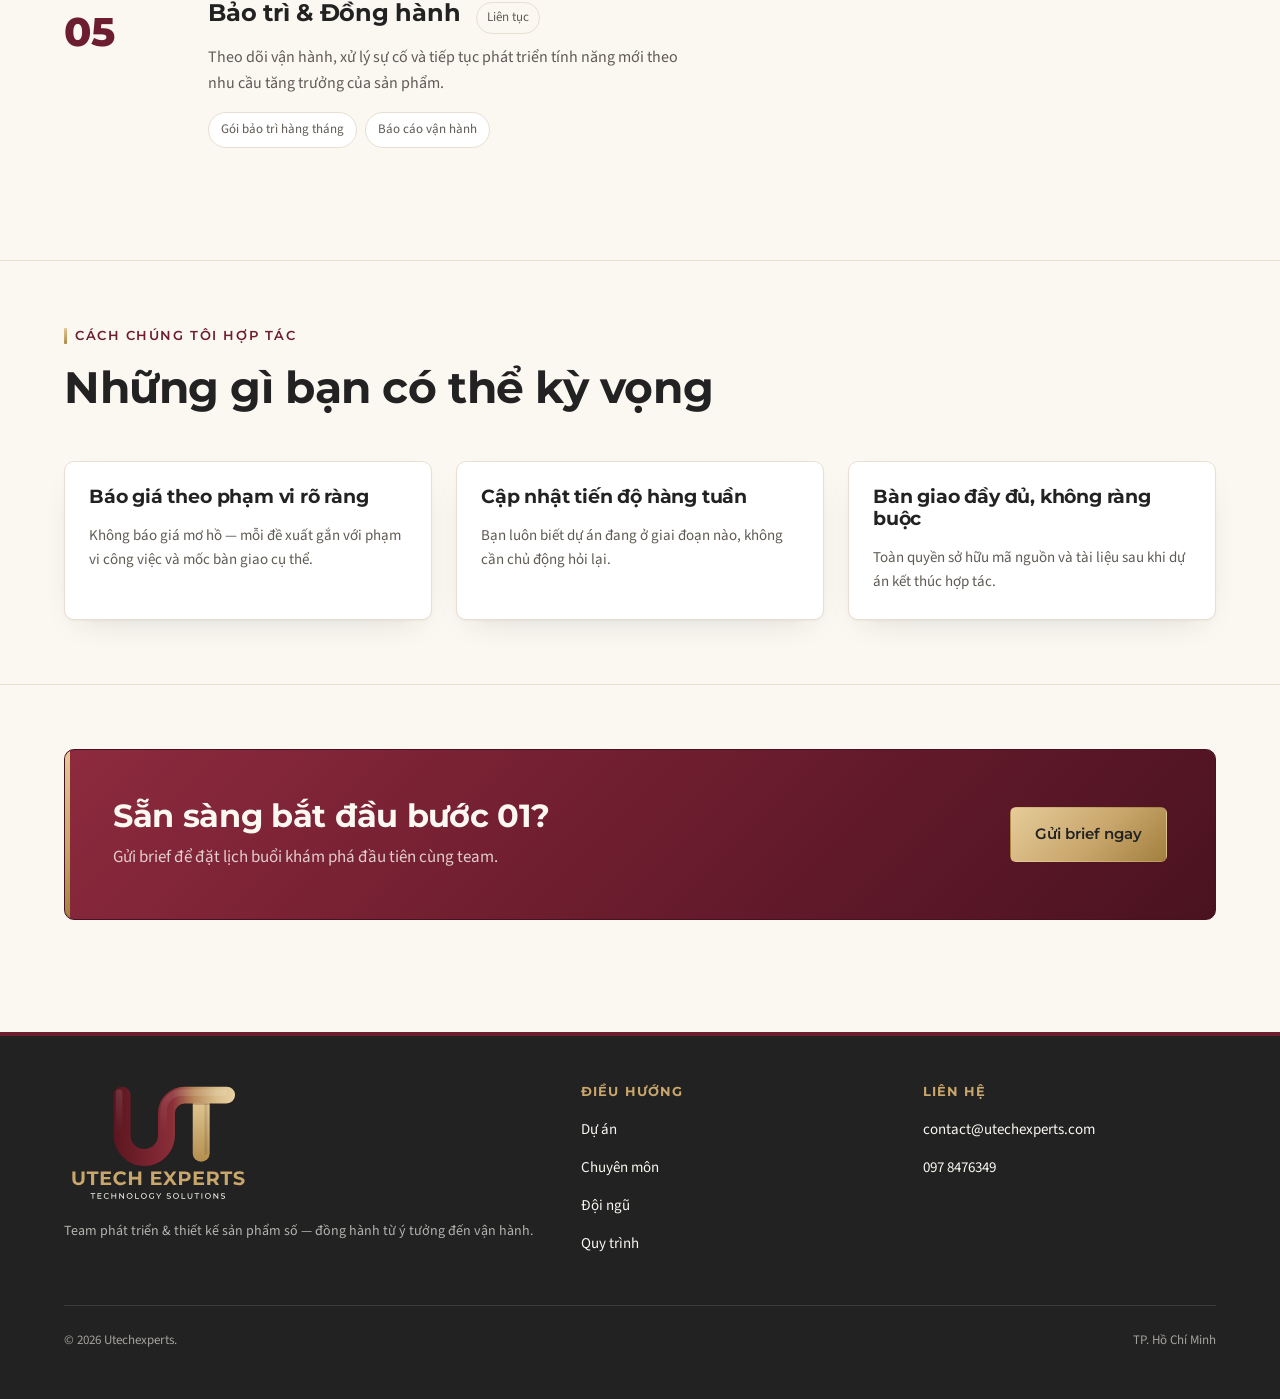
<file: process.html>
<!doctype html>
<html lang="vi">
<head>
<meta charset="utf-8" />
<meta name="viewport" content="width=device-width, initial-scale=1" />
<title>Quy trình — Utechexperts</title>
<meta name="description" content="Quy trình hợp tác 5 bước của Utechexperts: từ khám phá & brief đến bảo trì, đồng hành dài hạn." />
<link rel="icon" href="assets/favicon.svg" type="image/svg+xml" />
<link rel="apple-touch-icon" href="assets/apple-touch-icon.png?v=3" />
<meta property="og:type" content="website" />
<meta property="og:site_name" content="Utechexperts" />
<meta property="og:title" content="Quy trình — Utechexperts" />
<meta property="og:description" content="Quy trình hợp tác 5 bước của Utechexperts: từ khám phá & brief đến bảo trì, đồng hành dài hạn." />
<meta property="og:url" content="https://utechexperts.com/process" />
<meta property="og:image" content="https://utechexperts.com/assets/og-image.png?v=3" />
<meta property="og:image:width" content="1200" />
<meta property="og:image:height" content="630" />
<meta name="twitter:card" content="summary_large_image" />
<link rel="preconnect" href="https://fonts.googleapis.com" />
<link rel="preconnect" href="https://fonts.gstatic.com" crossorigin />
<link href="https://fonts.googleapis.com/css2?family=Montserrat:wght@500;600;700;800&family=Source+Sans+3:wght@300;400;600&display=swap" rel="stylesheet" />
<meta name="theme-color" content="#6C1D2E" />
<link rel="stylesheet" href="styles.css?v=motion-1112" />
</head>
<body>
<a class="skip-link" href="#main">Bỏ qua, đến nội dung chính</a>

<header class="site-header">
  <div class="wrap">
    <a class="brand" href="index.html" aria-label="Utechexperts — Trang chủ"><img class="brand-logo" src="assets/logo-mark.svg" width="55" height="36" alt="" /><span class="brand-text"><span class="brand-name">UTECH EXPERTS</span><span class="brand-tag">Technology Solutions</span></span></a>
    <nav class="nav-links" aria-label="Điều hướng chính">
      <a href="index.html">Trang chủ</a>
      <a href="projects.html">Dự án</a>
      <a href="expertise.html">Chuyên môn</a>
      <a href="team.html">Đội ngũ</a>
      <a href="process.html" aria-current="page">Quy trình</a>
      <a href="contact.html">Liên hệ</a>
    </nav>
    <div class="header-actions">
      <a class="btn btn-primary" href="contact.html">Bắt đầu dự án</a>
      <button class="nav-toggle" type="button" aria-label="Mở menu" aria-expanded="false" aria-controls="mobile-panel">
        <span class="od-stack" aria-hidden="true"><span></span><span></span><span></span></span>
      </button>
    </div>
  </div>
</header>
<div class="mobile-panel" id="mobile-panel">
  <div class="wrap">
    <a href="index.html">Trang chủ</a>
    <a href="projects.html">Dự án</a>
    <a href="expertise.html">Chuyên môn</a>
    <a href="team.html">Đội ngũ</a>
    <a href="process.html" aria-current="page">Quy trình</a>
    <a href="contact.html">Liên hệ</a>
    <a class="btn btn-primary btn-block" href="contact.html">Bắt đầu dự án</a>
  </div>
</div>

<main id="main">

  <section class="hero process-hero">
    <div class="wrap">
      <div class="hero-copy reveal">
        <span class="eyebrow">Quy trình</span>
        <h1 class="hero-title" style="font-size:clamp(32px,4.4vw,52px);">Minh bạch từ buổi gặp đầu tiên đến ngày bàn giao</h1>
        <p class="hero-sub">5 bước rõ ràng, mỗi bước có đầu ra cụ thể để bạn luôn biết dự án đang ở đâu.</p>
      </div>
      <div class="hero-media reveal">
        <img class="od-media od-media-cover" src="assets/process-workspace.jpg" width="1800" height="1100" alt="Màn hình hiển thị mã nguồn trong quá trình phát triển dự án" loading="lazy" />
      </div>
    </div>
  </section>

  <section class="section" style="border-top:none;" aria-label="Các bước trong quy trình">
    <div class="wrap">
      <div class="process-list">

        <article class="process-step reveal">
          <span class="process-num">01</span>
          <div>
            <div class="process-step-head">
              <h3>Khám phá &amp; Brief</h3>
              <span class="process-duration">~1 tuần</span>
            </div>
            <p>Tìm hiểu mục tiêu kinh doanh, người dùng và ràng buộc kỹ thuật; thống nhất phạm vi, mốc thời gian và ngân sách dự kiến.</p>
            <div class="od-cluster process-deliverables"><span class="chip">Tài liệu phạm vi dự án</span><span class="chip">Đề xuất lộ trình</span></div>
          </div>
        </article>

        <article class="process-step reveal">
          <span class="process-num">02</span>
          <div>
            <div class="process-step-head">
              <h3>Thiết kế UX/UI</h3>
              <span class="process-duration">~2 tuần</span>
            </div>
            <p>Xây dựng kiến trúc thông tin, wireframe và UI chi tiết; duyệt cùng khách hàng theo từng vòng góp ý ngắn.</p>
            <div class="od-cluster process-deliverables"><span class="chip">Wireframe</span><span class="chip">UI design &amp; design system</span></div>
          </div>
        </article>

        <article class="process-step reveal">
          <span class="process-num">03</span>
          <div>
            <div class="process-step-head">
              <h3>Phát triển</h3>
              <span class="process-duration">4–8 tuần</span>
            </div>
            <p>Phát triển theo sprint 2 tuần, demo tiến độ định kỳ; khách hàng theo dõi trực tiếp qua môi trường staging.</p>
            <div class="od-cluster process-deliverables"><span class="chip">Bản demo theo sprint</span><span class="chip">Môi trường staging</span></div>
          </div>
        </article>

        <article class="process-step reveal">
          <span class="process-num">04</span>
          <div>
            <div class="process-step-head">
              <h3>Kiểm thử &amp; Ra mắt</h3>
              <span class="process-duration">1–2 tuần</span>
            </div>
            <p>Kiểm thử chức năng, hiệu năng và bảo mật; chuẩn bị kế hoạch triển khai và theo dõi sát trong giai đoạn ra mắt.</p>
            <div class="od-cluster process-deliverables"><span class="chip">Checklist QA</span><span class="chip">Kế hoạch ra mắt</span></div>
          </div>
        </article>

        <article class="process-step reveal">
          <span class="process-num">05</span>
          <div>
            <div class="process-step-head">
              <h3>Bảo trì &amp; Đồng hành</h3>
              <span class="process-duration">Liên tục</span>
            </div>
            <p>Theo dõi vận hành, xử lý sự cố và tiếp tục phát triển tính năng mới theo nhu cầu tăng trưởng của sản phẩm.</p>
            <div class="od-cluster process-deliverables"><span class="chip">Gói bảo trì hàng tháng</span><span class="chip">Báo cáo vận hành</span></div>
          </div>
        </article>

      </div>
    </div>
  </section>

  <section class="section" aria-labelledby="way-title">
    <div class="wrap">
      <div class="section-head reveal">
        <span class="eyebrow">Cách chúng tôi hợp tác</span>
        <h2 class="section-title" id="way-title">Những gì bạn có thể kỳ vọng</h2>
      </div>
      <div class="principles-grid">
        <article class="capability-card card reveal">
          <h3>Báo giá theo phạm vi rõ ràng</h3>
          <p>Không báo giá mơ hồ — mỗi đề xuất gắn với phạm vi công việc và mốc bàn giao cụ thể.</p>
        </article>
        <article class="capability-card card reveal">
          <h3>Cập nhật tiến độ hàng tuần</h3>
          <p>Bạn luôn biết dự án đang ở giai đoạn nào, không cần chủ động hỏi lại.</p>
        </article>
        <article class="capability-card card reveal">
          <h3>Bàn giao đầy đủ, không ràng buộc</h3>
          <p>Toàn quyền sở hữu mã nguồn và tài liệu sau khi dự án kết thúc hợp tác.</p>
        </article>
      </div>
    </div>
  </section>

  <section class="section" aria-labelledby="cta-title">
    <div class="wrap">
      <div class="cta-band reveal">
        <div class="od-stack" style="gap: 8px; max-width: 520px;">
          <h2 id="cta-title">Sẵn sàng bắt đầu bước 01?</h2>
          <p>Gửi brief để đặt lịch buổi khám phá đầu tiên cùng team.</p>
        </div>
        <a class="btn btn-primary" href="contact.html">Gửi brief ngay</a>
      </div>
    </div>
  </section>

</main>

<footer class="site-footer">
  <div class="wrap">
    <div class="footer-grid">
      <div class="footer-brand">
        <a class="brand brand--full" href="index.html" aria-label="Utechexperts — Trang chủ"><img src="assets/logo-full-dark.svg" width="188" height="120" alt="UTECH EXPERTS — Technology Solutions" /></a>
        <p>Team phát triển &amp; thiết kế sản phẩm số — đồng hành từ ý tưởng đến vận hành.</p>
      </div>
      <div class="footer-col">
        <h4>Điều hướng</h4>
        <ul>
          <li><a href="projects.html">Dự án</a></li>
          <li><a href="expertise.html">Chuyên môn</a></li>
          <li><a href="team.html">Đội ngũ</a></li>
          <li><a href="process.html">Quy trình</a></li>
        </ul>
      </div>
      <div class="footer-col">
        <h4>Liên hệ</h4>
        <ul>
          <li><a href="mailto:contact@utechexperts.com">contact@utechexperts.com</a></li>
          <li><a href="tel:+84978476349">097 8476349</a></li>
        </ul>
      </div>
    </div>
    <div class="footer-bottom">
      <span>© 2026 Utechexperts.</span>
      <span>TP. Hồ Chí Minh</span>
    </div>
  </div>
</footer>

<script src="script.js?v=motion-1112" defer></script>
</body>
</html>
</file>
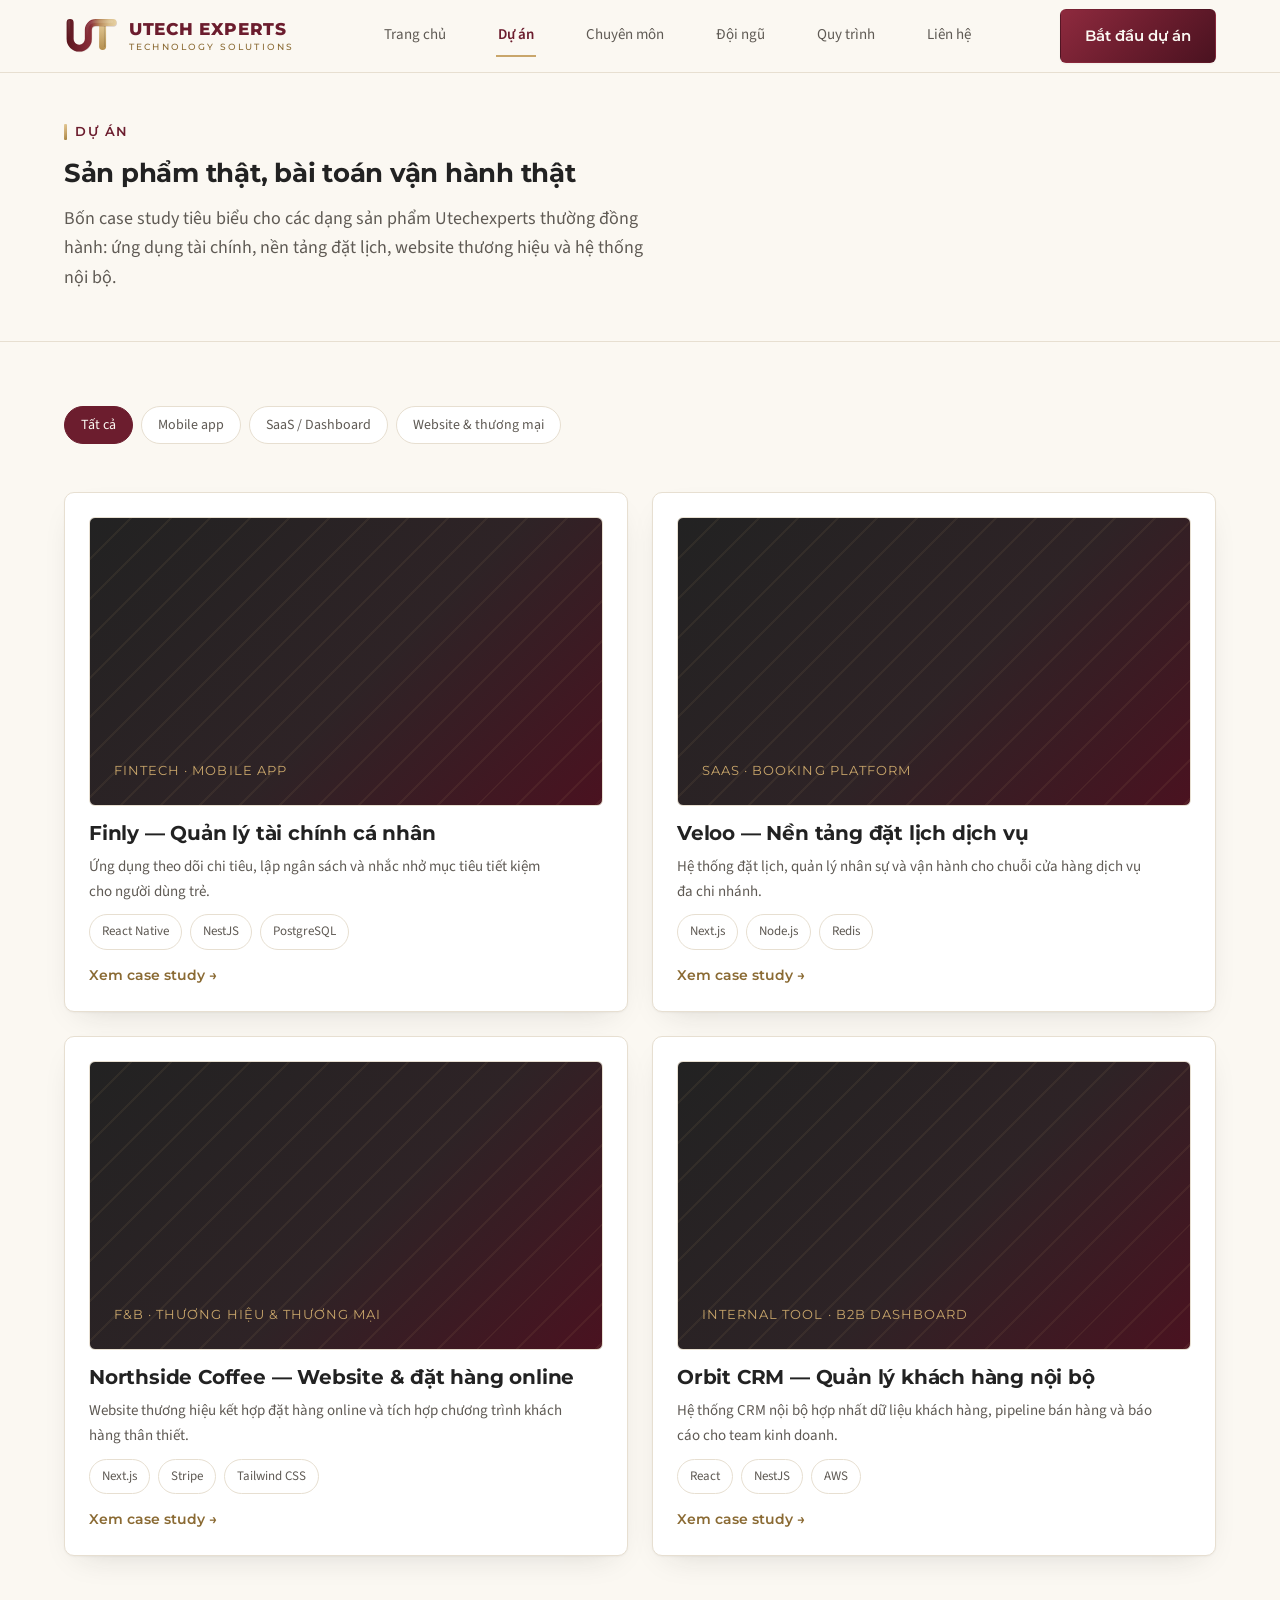
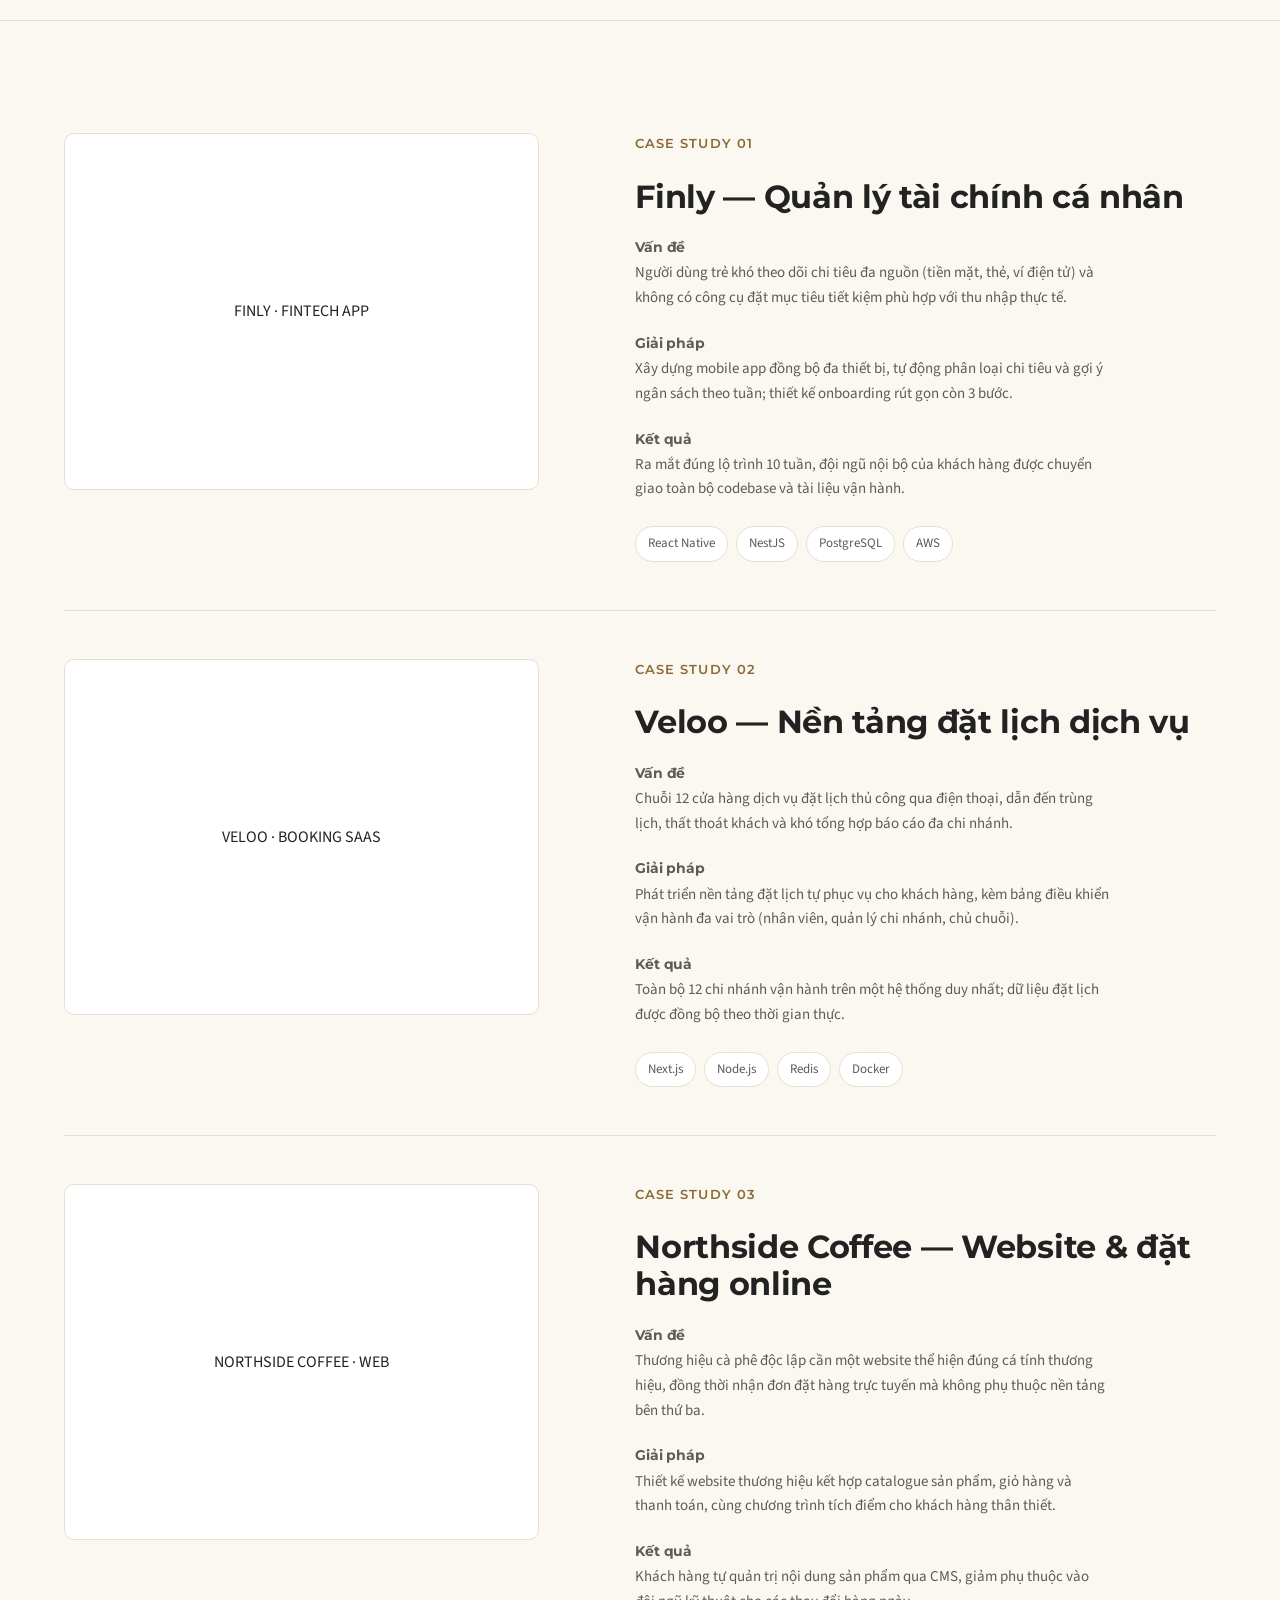
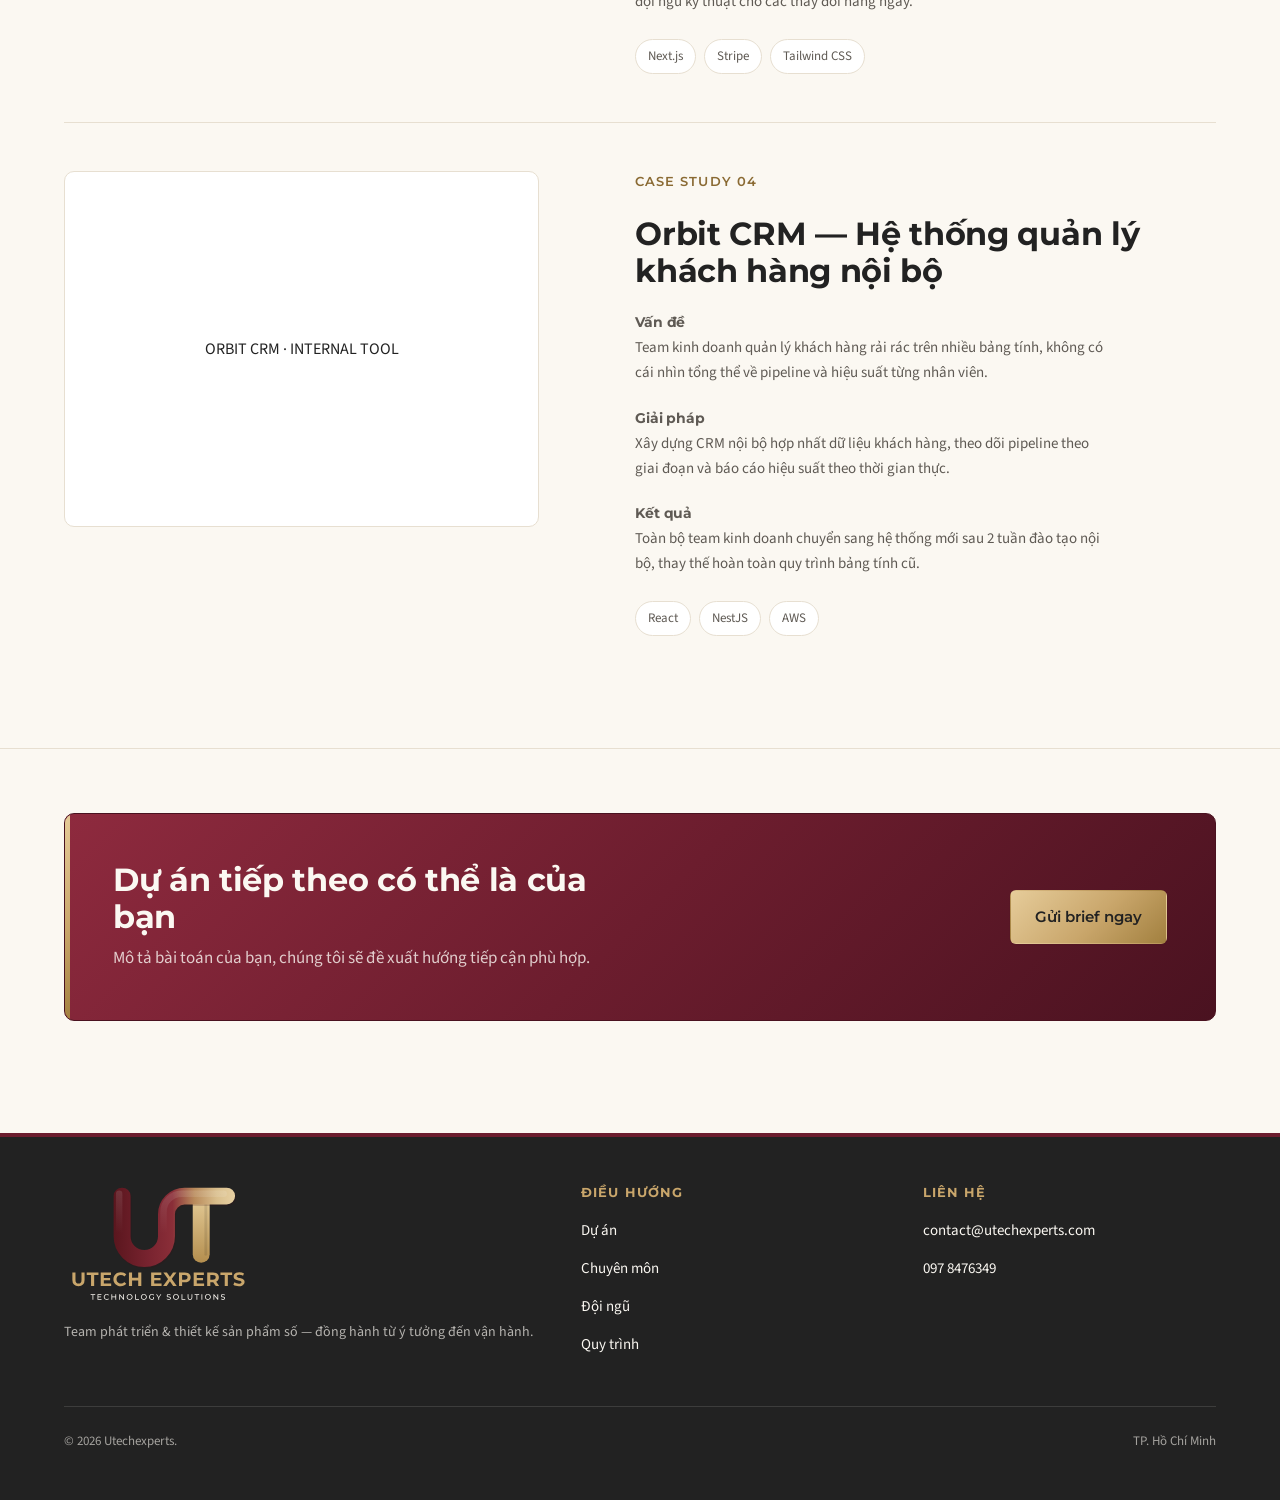
<file: projects.html>
<!doctype html>
<html lang="vi">
<head>
<meta charset="utf-8" />
<meta name="viewport" content="width=device-width, initial-scale=1" />
<title>Dự án — Utechexperts</title>
<meta name="description" content="Portfolio và case study các dự án Utechexperts đã thiết kế, phát triển và vận hành cùng khách hàng." />
<link rel="icon" href="assets/favicon.svg" type="image/svg+xml" />
<link rel="apple-touch-icon" href="assets/apple-touch-icon.png?v=3" />
<meta property="og:type" content="website" />
<meta property="og:site_name" content="Utechexperts" />
<meta property="og:title" content="Dự án — Utechexperts" />
<meta property="og:description" content="Portfolio và case study các dự án Utechexperts đã thiết kế, phát triển và vận hành cùng khách hàng." />
<meta property="og:url" content="https://utechexperts.com/projects" />
<meta property="og:image" content="https://utechexperts.com/assets/og-image.png?v=3" />
<meta property="og:image:width" content="1200" />
<meta property="og:image:height" content="630" />
<meta name="twitter:card" content="summary_large_image" />
<link rel="preconnect" href="https://fonts.googleapis.com" />
<link rel="preconnect" href="https://fonts.gstatic.com" crossorigin />
<link href="https://fonts.googleapis.com/css2?family=Montserrat:wght@500;600;700;800&family=Source+Sans+3:wght@300;400;600&display=swap" rel="stylesheet" />
<meta name="theme-color" content="#6C1D2E" />
<link rel="stylesheet" href="styles.css?v=motion-1112" />
</head>
<body>
<a class="skip-link" href="#main">Bỏ qua, đến nội dung chính</a>

<header class="site-header">
  <div class="wrap">
    <a class="brand" href="index.html" aria-label="Utechexperts — Trang chủ"><img class="brand-logo" src="assets/logo-mark.svg" width="55" height="36" alt="" /><span class="brand-text"><span class="brand-name">UTECH EXPERTS</span><span class="brand-tag">Technology Solutions</span></span></a>
    <nav class="nav-links" aria-label="Điều hướng chính">
      <a href="index.html">Trang chủ</a>
      <a href="projects.html" aria-current="page">Dự án</a>
      <a href="expertise.html">Chuyên môn</a>
      <a href="team.html">Đội ngũ</a>
      <a href="process.html">Quy trình</a>
      <a href="contact.html">Liên hệ</a>
    </nav>
    <div class="header-actions">
      <a class="btn btn-primary" href="contact.html">Bắt đầu dự án</a>
      <button class="nav-toggle" type="button" aria-label="Mở menu" aria-expanded="false" aria-controls="mobile-panel">
        <span class="od-stack" aria-hidden="true"><span></span><span></span><span></span></span>
      </button>
    </div>
  </div>
</header>
<div class="mobile-panel" id="mobile-panel">
  <div class="wrap">
    <a href="index.html">Trang chủ</a>
    <a href="projects.html" aria-current="page">Dự án</a>
    <a href="expertise.html">Chuyên môn</a>
    <a href="team.html">Đội ngũ</a>
    <a href="process.html">Quy trình</a>
    <a href="contact.html">Liên hệ</a>
    <a class="btn btn-primary btn-block" href="contact.html">Bắt đầu dự án</a>
  </div>
</div>

<main id="main">

  <section class="hero section--tight" style="border-top:none; padding: var(--gap-lg) 0;">
    <div class="wrap">
      <div class="section-head reveal" style="margin-bottom:0;">
        <span class="eyebrow">Dự án</span>
        <h1 class="section-title">Sản phẩm thật, bài toán vận hành thật</h1>
        <p>Bốn case study tiêu biểu cho các dạng sản phẩm Utechexperts thường đồng hành: ứng dụng tài chính, nền tảng đặt lịch, website thương hiệu và hệ thống nội bộ.</p>
      </div>
    </div>
  </section>

  <section class="section" aria-label="Danh sách dự án">
    <div class="wrap">
      <div class="filter-rail od-cluster" role="group" aria-label="Lọc theo nhóm sản phẩm">
        <button class="filter-chip is-active" data-filter="all" aria-pressed="true">Tất cả</button>
        <button class="filter-chip" data-filter="mobile" aria-pressed="false">Mobile app</button>
        <button class="filter-chip" data-filter="saas" aria-pressed="false">SaaS / Dashboard</button>
        <button class="filter-chip" data-filter="web" aria-pressed="false">Website &amp; thương mại</button>
      </div>

      <div class="projects-grid">
        <article class="project-card card reveal" data-category="mobile">
          <div class="project-media"><span class="project-tag">Fintech · Mobile app</span></div>
          <div class="project-body">
            <h3>Finly — Quản lý tài chính cá nhân</h3>
            <p class="od-clamp-2">Ứng dụng theo dõi chi tiêu, lập ngân sách và nhắc nhở mục tiêu tiết kiệm cho người dùng trẻ.</p>
            <div class="project-meta"><span class="chip">React Native</span><span class="chip">NestJS</span><span class="chip">PostgreSQL</span></div>
            <a class="project-link" href="#finly">Xem case study →</a>
          </div>
        </article>

        <article class="project-card card reveal" data-category="saas">
          <div class="project-media"><span class="project-tag">SaaS · Booking platform</span></div>
          <div class="project-body">
            <h3>Veloo — Nền tảng đặt lịch dịch vụ</h3>
            <p class="od-clamp-2">Hệ thống đặt lịch, quản lý nhân sự và vận hành cho chuỗi cửa hàng dịch vụ đa chi nhánh.</p>
            <div class="project-meta"><span class="chip">Next.js</span><span class="chip">Node.js</span><span class="chip">Redis</span></div>
            <a class="project-link" href="#veloo">Xem case study →</a>
          </div>
        </article>

        <article class="project-card card reveal" data-category="web">
          <div class="project-media"><span class="project-tag">F&amp;B · Thương hiệu &amp; thương mại</span></div>
          <div class="project-body">
            <h3>Northside Coffee — Website &amp; đặt hàng online</h3>
            <p class="od-clamp-2">Website thương hiệu kết hợp đặt hàng online và tích hợp chương trình khách hàng thân thiết.</p>
            <div class="project-meta"><span class="chip">Next.js</span><span class="chip">Stripe</span><span class="chip">Tailwind CSS</span></div>
            <a class="project-link" href="#northside">Xem case study →</a>
          </div>
        </article>

        <article class="project-card card reveal" data-category="saas">
          <div class="project-media"><span class="project-tag">Internal tool · B2B dashboard</span></div>
          <div class="project-body">
            <h3>Orbit CRM — Quản lý khách hàng nội bộ</h3>
            <p class="od-clamp-2">Hệ thống CRM nội bộ hợp nhất dữ liệu khách hàng, pipeline bán hàng và báo cáo cho team kinh doanh.</p>
            <div class="project-meta"><span class="chip">React</span><span class="chip">NestJS</span><span class="chip">AWS</span></div>
            <a class="project-link" href="#orbit">Xem case study →</a>
          </div>
        </article>
      </div>
    </div>
  </section>

  <section class="section" aria-label="Case study chi tiết">
    <div class="wrap">

      <article class="case-study" id="finly">
        <div class="case-study-media" style="background:var(--surface);display:flex;align-items:center;justify-content:center;aspect-ratio:4/3;">
          <span class="project-tag" style="font-size:16px;">FINLY · FINTECH APP</span>
        </div>
        <div class="case-study-body">
          <span class="case-kicker">Case study 01</span>
          <h3>Finly — Quản lý tài chính cá nhân</h3>
          <div class="case-block">
            <h4>Vấn đề</h4>
            <p>Người dùng trẻ khó theo dõi chi tiêu đa nguồn (tiền mặt, thẻ, ví điện tử) và không có công cụ đặt mục tiêu tiết kiệm phù hợp với thu nhập thực tế.</p>
          </div>
          <div class="case-block">
            <h4>Giải pháp</h4>
            <p>Xây dựng mobile app đồng bộ đa thiết bị, tự động phân loại chi tiêu và gợi ý ngân sách theo tuần; thiết kế onboarding rút gọn còn 3 bước.</p>
          </div>
          <div class="case-block">
            <h4>Kết quả</h4>
            <p>Ra mắt đúng lộ trình 10 tuần, đội ngũ nội bộ của khách hàng được chuyển giao toàn bộ codebase và tài liệu vận hành.</p>
          </div>
          <div class="project-meta"><span class="chip">React Native</span><span class="chip">NestJS</span><span class="chip">PostgreSQL</span><span class="chip">AWS</span></div>
        </div>
      </article>

      <article class="case-study" id="veloo">
        <div class="case-study-media" style="background:var(--surface);display:flex;align-items:center;justify-content:center;aspect-ratio:4/3;">
          <span class="project-tag" style="font-size:16px;">VELOO · BOOKING SAAS</span>
        </div>
        <div class="case-study-body">
          <span class="case-kicker">Case study 02</span>
          <h3>Veloo — Nền tảng đặt lịch dịch vụ</h3>
          <div class="case-block">
            <h4>Vấn đề</h4>
            <p>Chuỗi 12 cửa hàng dịch vụ đặt lịch thủ công qua điện thoại, dẫn đến trùng lịch, thất thoát khách và khó tổng hợp báo cáo đa chi nhánh.</p>
          </div>
          <div class="case-block">
            <h4>Giải pháp</h4>
            <p>Phát triển nền tảng đặt lịch tự phục vụ cho khách hàng, kèm bảng điều khiển vận hành đa vai trò (nhân viên, quản lý chi nhánh, chủ chuỗi).</p>
          </div>
          <div class="case-block">
            <h4>Kết quả</h4>
            <p>Toàn bộ 12 chi nhánh vận hành trên một hệ thống duy nhất; dữ liệu đặt lịch được đồng bộ theo thời gian thực.</p>
          </div>
          <div class="project-meta"><span class="chip">Next.js</span><span class="chip">Node.js</span><span class="chip">Redis</span><span class="chip">Docker</span></div>
        </div>
      </article>

      <article class="case-study" id="northside">
        <div class="case-study-media" style="background:var(--surface);display:flex;align-items:center;justify-content:center;aspect-ratio:4/3;">
          <span class="project-tag" style="font-size:16px;">NORTHSIDE COFFEE · WEB</span>
        </div>
        <div class="case-study-body">
          <span class="case-kicker">Case study 03</span>
          <h3>Northside Coffee — Website &amp; đặt hàng online</h3>
          <div class="case-block">
            <h4>Vấn đề</h4>
            <p>Thương hiệu cà phê độc lập cần một website thể hiện đúng cá tính thương hiệu, đồng thời nhận đơn đặt hàng trực tuyến mà không phụ thuộc nền tảng bên thứ ba.</p>
          </div>
          <div class="case-block">
            <h4>Giải pháp</h4>
            <p>Thiết kế website thương hiệu kết hợp catalogue sản phẩm, giỏ hàng và thanh toán, cùng chương trình tích điểm cho khách hàng thân thiết.</p>
          </div>
          <div class="case-block">
            <h4>Kết quả</h4>
            <p>Khách hàng tự quản trị nội dung sản phẩm qua CMS, giảm phụ thuộc vào đội ngũ kỹ thuật cho các thay đổi hàng ngày.</p>
          </div>
          <div class="project-meta"><span class="chip">Next.js</span><span class="chip">Stripe</span><span class="chip">Tailwind CSS</span></div>
        </div>
      </article>

      <article class="case-study" id="orbit">
        <div class="case-study-media" style="background:var(--surface);display:flex;align-items:center;justify-content:center;aspect-ratio:4/3;">
          <span class="project-tag" style="font-size:16px;">ORBIT CRM · INTERNAL TOOL</span>
        </div>
        <div class="case-study-body">
          <span class="case-kicker">Case study 04</span>
          <h3>Orbit CRM — Hệ thống quản lý khách hàng nội bộ</h3>
          <div class="case-block">
            <h4>Vấn đề</h4>
            <p>Team kinh doanh quản lý khách hàng rải rác trên nhiều bảng tính, không có cái nhìn tổng thể về pipeline và hiệu suất từng nhân viên.</p>
          </div>
          <div class="case-block">
            <h4>Giải pháp</h4>
            <p>Xây dựng CRM nội bộ hợp nhất dữ liệu khách hàng, theo dõi pipeline theo giai đoạn và báo cáo hiệu suất theo thời gian thực.</p>
          </div>
          <div class="case-block">
            <h4>Kết quả</h4>
            <p>Toàn bộ team kinh doanh chuyển sang hệ thống mới sau 2 tuần đào tạo nội bộ, thay thế hoàn toàn quy trình bảng tính cũ.</p>
          </div>
          <div class="project-meta"><span class="chip">React</span><span class="chip">NestJS</span><span class="chip">AWS</span></div>
        </div>
      </article>

    </div>
  </section>

  <section class="section" aria-labelledby="cta-title">
    <div class="wrap">
      <div class="cta-band reveal">
        <div class="od-stack" style="gap: 8px; max-width: 520px;">
          <h2 id="cta-title">Dự án tiếp theo có thể là của bạn</h2>
          <p>Mô tả bài toán của bạn, chúng tôi sẽ đề xuất hướng tiếp cận phù hợp.</p>
        </div>
        <a class="btn btn-primary" href="contact.html">Gửi brief ngay</a>
      </div>
    </div>
  </section>

</main>

<footer class="site-footer">
  <div class="wrap">
    <div class="footer-grid">
      <div class="footer-brand">
        <a class="brand brand--full" href="index.html" aria-label="Utechexperts — Trang chủ"><img src="assets/logo-full-dark.svg" width="188" height="120" alt="UTECH EXPERTS — Technology Solutions" /></a>
        <p>Team phát triển &amp; thiết kế sản phẩm số — đồng hành từ ý tưởng đến vận hành.</p>
      </div>
      <div class="footer-col">
        <h4>Điều hướng</h4>
        <ul>
          <li><a href="projects.html">Dự án</a></li>
          <li><a href="expertise.html">Chuyên môn</a></li>
          <li><a href="team.html">Đội ngũ</a></li>
          <li><a href="process.html">Quy trình</a></li>
        </ul>
      </div>
      <div class="footer-col">
        <h4>Liên hệ</h4>
        <ul>
          <li><a href="mailto:contact@utechexperts.com">contact@utechexperts.com</a></li>
          <li><a href="tel:+84978476349">097 8476349</a></li>
        </ul>
      </div>
    </div>
    <div class="footer-bottom">
      <span>© 2026 Utechexperts.</span>
      <span>TP. Hồ Chí Minh</span>
    </div>
  </div>
</footer>

<script src="script.js?v=motion-1112" defer></script>
</body>
</html>
</file>
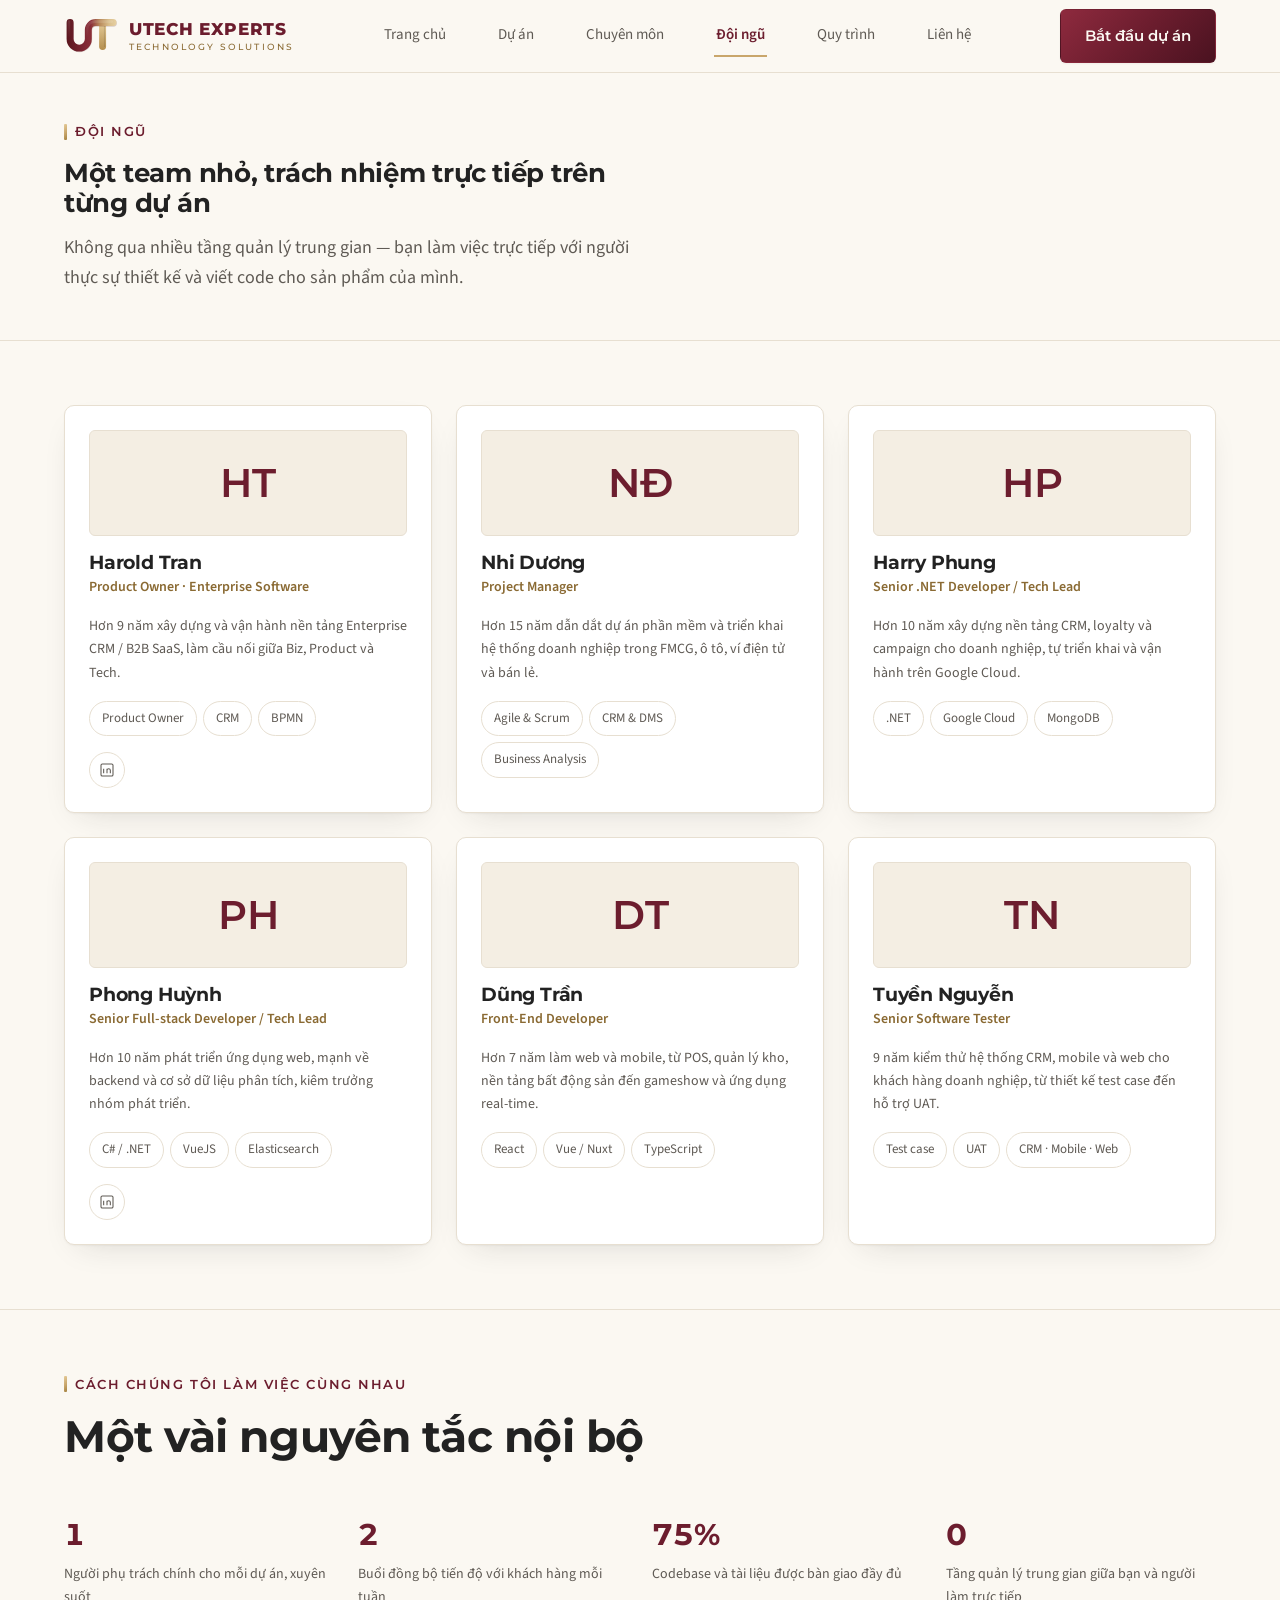
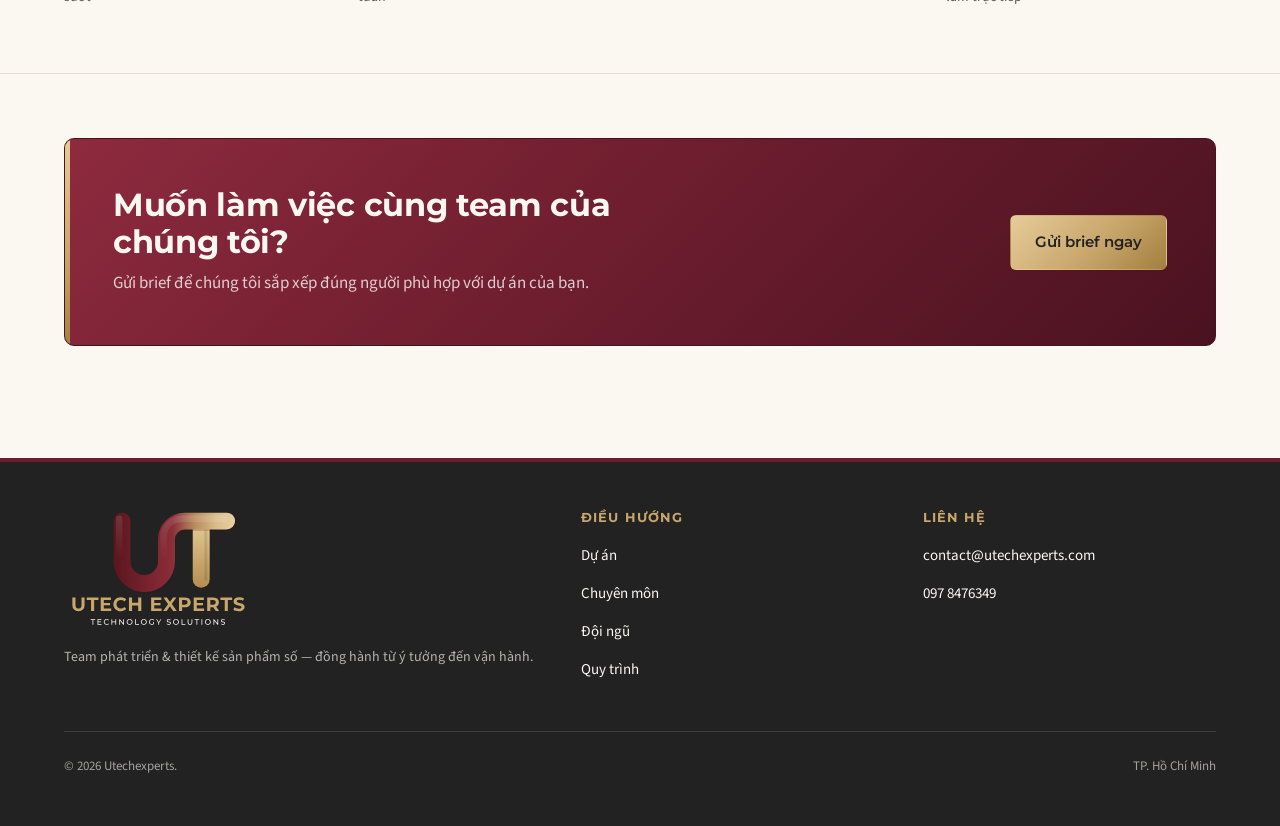
<file: team.html>
<!doctype html>
<html lang="vi">
<head>
<meta charset="utf-8" />
<meta name="viewport" content="width=device-width, initial-scale=1" />
<title>Đội ngũ — Utechexperts</title>
<meta name="description" content="Gặp các thành viên của Utechexperts: kỹ sư phần mềm, kiểm thử và quản lý dự án." />
<link rel="icon" href="assets/favicon.svg" type="image/svg+xml" />
<link rel="apple-touch-icon" href="assets/apple-touch-icon.png?v=3" />
<meta property="og:type" content="website" />
<meta property="og:site_name" content="Utechexperts" />
<meta property="og:title" content="Đội ngũ — Utechexperts" />
<meta property="og:description" content="Gặp các thành viên của Utechexperts: kỹ sư phần mềm, kiểm thử và quản lý dự án." />
<meta property="og:url" content="https://utechexperts.com/team" />
<meta property="og:image" content="https://utechexperts.com/assets/og-image.png?v=3" />
<meta property="og:image:width" content="1200" />
<meta property="og:image:height" content="630" />
<meta name="twitter:card" content="summary_large_image" />
<link rel="preconnect" href="https://fonts.googleapis.com" />
<link rel="preconnect" href="https://fonts.gstatic.com" crossorigin />
<link href="https://fonts.googleapis.com/css2?family=Montserrat:wght@500;600;700;800&family=Source+Sans+3:wght@300;400;600&display=swap" rel="stylesheet" />
<meta name="theme-color" content="#6C1D2E" />
<link rel="stylesheet" href="styles.css?v=motion-1112" />
</head>
<body>
<a class="skip-link" href="#main">Bỏ qua, đến nội dung chính</a>

<header class="site-header">
  <div class="wrap">
    <a class="brand" href="index.html" aria-label="Utechexperts — Trang chủ"><img class="brand-logo" src="assets/logo-mark.svg" width="55" height="36" alt="" /><span class="brand-text"><span class="brand-name">UTECH EXPERTS</span><span class="brand-tag">Technology Solutions</span></span></a>
    <nav class="nav-links" aria-label="Điều hướng chính">
      <a href="index.html">Trang chủ</a>
      <a href="projects.html">Dự án</a>
      <a href="expertise.html">Chuyên môn</a>
      <a href="team.html" aria-current="page">Đội ngũ</a>
      <a href="process.html">Quy trình</a>
      <a href="contact.html">Liên hệ</a>
    </nav>
    <div class="header-actions">
      <a class="btn btn-primary" href="contact.html">Bắt đầu dự án</a>
      <button class="nav-toggle" type="button" aria-label="Mở menu" aria-expanded="false" aria-controls="mobile-panel">
        <span class="od-stack" aria-hidden="true"><span></span><span></span><span></span></span>
      </button>
    </div>
  </div>
</header>
<div class="mobile-panel" id="mobile-panel">
  <div class="wrap">
    <a href="index.html">Trang chủ</a>
    <a href="projects.html">Dự án</a>
    <a href="expertise.html">Chuyên môn</a>
    <a href="team.html" aria-current="page">Đội ngũ</a>
    <a href="process.html">Quy trình</a>
    <a href="contact.html">Liên hệ</a>
    <a class="btn btn-primary btn-block" href="contact.html">Bắt đầu dự án</a>
  </div>
</div>

<main id="main">

  <section class="hero section--tight" style="border-top:none; padding: var(--gap-lg) 0;">
    <div class="wrap">
      <div class="section-head reveal" style="margin-bottom:0;">
        <span class="eyebrow">Đội ngũ</span>
        <h1 class="section-title">Một team nhỏ, trách nhiệm trực tiếp trên từng dự án</h1>
        <p>Không qua nhiều tầng quản lý trung gian — bạn làm việc trực tiếp với người thực sự thiết kế và viết code cho sản phẩm của mình.</p>
      </div>
    </div>
  </section>

  <section class="section" aria-label="Danh sách thành viên">
    <div class="wrap">
      <div class="team-grid">

        <article class="team-card card reveal">
          <div class="team-photo team-avatar" aria-hidden="true">HT</div>
          <h3>Harold Tran</h3>
          <p class="team-role">Product Owner · Enterprise Software</p>
          <p class="team-bio">Hơn <span data-start-year="2017">9</span> năm xây dựng và vận hành nền tảng Enterprise CRM / B2B SaaS, làm cầu nối giữa Biz, Product và Tech.</p>
          <div class="od-cluster team-skills"><span class="chip">Product Owner</span><span class="chip">CRM</span><span class="chip">BPMN</span></div>
          <div class="od-row team-links">
            <a href="https://www.linkedin.com/in/haroldtran28" target="_blank" rel="noopener" aria-label="LinkedIn của Harold Tran"><svg width="16" height="16" viewBox="0 0 24 24" fill="none" stroke="currentColor" stroke-width="1.6"><rect x="3" y="3" width="18" height="18" rx="2"/><path d="M7 10v7M7 7v.01M12 17v-4.5a2.5 2.5 0 0 1 5 0V17M12 10v7"/></svg></a>
          </div>
        </article>

        <article class="team-card card reveal">
          <div class="team-photo team-avatar" aria-hidden="true">NĐ</div>
          <h3>Nhi Dương</h3>
          <p class="team-role">Project Manager</p>
          <p class="team-bio">Hơn <span data-start-year="2011">15</span> năm dẫn dắt dự án phần mềm và triển khai hệ thống doanh nghiệp trong FMCG, ô tô, ví điện tử và bán lẻ.</p>
          <div class="od-cluster team-skills"><span class="chip">Agile &amp; Scrum</span><span class="chip">CRM &amp; DMS</span><span class="chip">Business Analysis</span></div>
        </article>

        <article class="team-card card reveal">
          <div class="team-photo team-avatar" aria-hidden="true">HP</div>
          <h3>Harry Phung</h3>
          <p class="team-role">Senior .NET Developer / Tech Lead</p>
          <p class="team-bio">Hơn <span data-start-year="2016">10</span> năm xây dựng nền tảng CRM, loyalty và campaign cho doanh nghiệp, tự triển khai và vận hành trên Google Cloud.</p>
          <div class="od-cluster team-skills"><span class="chip">.NET</span><span class="chip">Google Cloud</span><span class="chip">MongoDB</span></div>
        </article>

        <article class="team-card card reveal">
          <div class="team-photo team-avatar" aria-hidden="true">PH</div>
          <h3>Phong Huỳnh</h3>
          <p class="team-role">Senior Full-stack Developer / Tech Lead</p>
          <p class="team-bio">Hơn <span data-start-year="2016">10</span> năm phát triển ứng dụng web, mạnh về backend và cơ sở dữ liệu phân tích, kiêm trưởng nhóm phát triển.</p>
          <div class="od-cluster team-skills"><span class="chip">C# / .NET</span><span class="chip">VueJS</span><span class="chip">Elasticsearch</span></div>
          <div class="od-row team-links">
            <a href="https://www.linkedin.com/in/phonght2994" target="_blank" rel="noopener" aria-label="LinkedIn của Phong Huỳnh"><svg width="16" height="16" viewBox="0 0 24 24" fill="none" stroke="currentColor" stroke-width="1.6"><rect x="3" y="3" width="18" height="18" rx="2"/><path d="M7 10v7M7 7v.01M12 17v-4.5a2.5 2.5 0 0 1 5 0V17M12 10v7"/></svg></a>
          </div>
        </article>

        <article class="team-card card reveal">
          <div class="team-photo team-avatar" aria-hidden="true">DT</div>
          <h3>Dũng Trần</h3>
          <p class="team-role">Front-End Developer</p>
          <p class="team-bio">Hơn <span data-start-year="2019">7</span> năm làm web và mobile, từ POS, quản lý kho, nền tảng bất động sản đến gameshow và ứng dụng real-time.</p>
          <div class="od-cluster team-skills"><span class="chip">React</span><span class="chip">Vue / Nuxt</span><span class="chip">TypeScript</span></div>
        </article>

        <article class="team-card card reveal">
          <div class="team-photo team-avatar" aria-hidden="true">TN</div>
          <h3>Tuyền Nguyễn</h3>
          <p class="team-role">Senior Software Tester</p>
          <p class="team-bio"><span data-start-year="2017">9</span> năm kiểm thử hệ thống CRM, mobile và web cho khách hàng doanh nghiệp, từ thiết kế test case đến hỗ trợ UAT.</p>
          <div class="od-cluster team-skills"><span class="chip">Test case</span><span class="chip">UAT</span><span class="chip">CRM · Mobile · Web</span></div>
        </article>

      </div>
    </div>
  </section>

  <section class="section" aria-labelledby="culture-title">
    <div class="wrap">
      <div class="section-head reveal">
        <span class="eyebrow">Cách chúng tôi làm việc cùng nhau</span>
        <h2 class="section-title" id="culture-title">Một vài nguyên tắc nội bộ</h2>
      </div>
      <div class="culture-band reveal">
        <div class="culture-item"><span class="stat-num">1</span><span class="stat-label">Người phụ trách chính cho mỗi dự án, xuyên suốt</span></div>
        <div class="culture-item"><span class="stat-num">2</span><span class="stat-label">Buổi đồng bộ tiến độ với khách hàng mỗi tuần</span></div>
        <div class="culture-item"><span class="stat-num">100%</span><span class="stat-label">Codebase và tài liệu được bàn giao đầy đủ</span></div>
        <div class="culture-item"><span class="stat-num">0</span><span class="stat-label">Tầng quản lý trung gian giữa bạn và người làm trực tiếp</span></div>
      </div>
    </div>
  </section>

  <section class="section" aria-labelledby="cta-title">
    <div class="wrap">
      <div class="cta-band reveal">
        <div class="od-stack" style="gap: 8px; max-width: 520px;">
          <h2 id="cta-title">Muốn làm việc cùng team của chúng tôi?</h2>
          <p>Gửi brief để chúng tôi sắp xếp đúng người phù hợp với dự án của bạn.</p>
        </div>
        <a class="btn btn-primary" href="contact.html">Gửi brief ngay</a>
      </div>
    </div>
  </section>

</main>

<footer class="site-footer">
  <div class="wrap">
    <div class="footer-grid">
      <div class="footer-brand">
        <a class="brand brand--full" href="index.html" aria-label="Utechexperts — Trang chủ"><img src="assets/logo-full-dark.svg" width="188" height="120" alt="UTECH EXPERTS — Technology Solutions" /></a>
        <p>Team phát triển &amp; thiết kế sản phẩm số — đồng hành từ ý tưởng đến vận hành.</p>
      </div>
      <div class="footer-col">
        <h4>Điều hướng</h4>
        <ul>
          <li><a href="projects.html">Dự án</a></li>
          <li><a href="expertise.html">Chuyên môn</a></li>
          <li><a href="team.html">Đội ngũ</a></li>
          <li><a href="process.html">Quy trình</a></li>
        </ul>
      </div>
      <div class="footer-col">
        <h4>Liên hệ</h4>
        <ul>
          <li><a href="mailto:contact@utechexperts.com">contact@utechexperts.com</a></li>
          <li><a href="tel:+84978476349">097 8476349</a></li>
        </ul>
      </div>
    </div>
    <div class="footer-bottom">
      <span>© 2026 Utechexperts.</span>
      <span>TP. Hồ Chí Minh</span>
    </div>
  </div>
</footer>

<script src="script.js?v=motion-1112" defer></script>
</body>
</html>
</file>
<file: styles.css>
/* OD-LAYOUT-PRIMITIVES v1 — structure only: display, flex/grid, overflow, wrapping, ratio.
   Put this @layer first; product CSS outside the layer always wins. */
@layer od-layout {
  :where(.od-stack,.od-row,.od-row-top,.od-cluster,.od-grid,.od-field,.od-stat,.od-cell,.od-tile) > :where(*) { min-width: 0; }

  .od-stack   { display: flex; flex-direction: column; gap: var(--od-gap, 8px); }
  .od-row     { display: flex; align-items: center; gap: var(--od-gap, 8px); }
  .od-row-top { display: flex; align-items: flex-start; gap: var(--od-gap, 8px); }
  .od-cluster { display: flex; flex-wrap: wrap; align-items: center; gap: var(--od-gap, 8px); }
  .od-fill    { flex: 1 1 0; min-width: 0; }
  .od-fixed   { flex: none; }
  .od-grid    { display: grid; gap: var(--od-gap, 12px); grid-template-columns: repeat(var(--od-cols, 3), minmax(0, 1fr)); }

  .od-stat, .od-field, .od-cell { display: grid; gap: var(--od-gap, 2px); }
  :where(.od-stat,.od-field,.od-cell) > :where(*) { display: block; }
  .od-tile { display: grid; grid-template-rows: auto 1fr; }
  :where(.od-tile) > :where(*) { display: block; }

  .od-media { display: block; width: 100%; height: auto; aspect-ratio: var(--od-ratio, auto); }
  .od-media-cover { object-fit: cover; }

  .od-truncate { display: block; max-width: 100%; overflow: hidden; white-space: nowrap; text-overflow: ellipsis; }
  .od-clamp-2, .od-clamp-3 { display: -webkit-box; -webkit-box-orient: vertical; overflow: hidden; overflow-wrap: anywhere; }
  .od-clamp-2 { -webkit-line-clamp: 2; }
  .od-clamp-3 { -webkit-line-clamp: 3; }
  .od-lines-2 { min-height: calc(2 * 1.4em); }
  .od-nowrap  { white-space: nowrap; }
  .od-keep    { word-break: keep-all; overflow-wrap: anywhere; }

  .od-screen { display: grid; grid-template-rows: auto minmax(0, 1fr) auto; height: 100%; }
  .od-scroll { overflow-y: auto; overscroll-behavior: contain; min-height: 0; }

  .od-rail { display: flex; gap: var(--od-gap, 8px); overflow-x: auto; scroll-snap-type: x proximity; scrollbar-width: none;
             padding-inline: var(--od-rail-pad, 16px); scroll-padding-inline: var(--od-rail-pad, 16px); }
  .od-rail::-webkit-scrollbar { display: none; }
  :where(.od-rail) > :where(*) { flex: none; scroll-snap-align: start; }
  :where(.od-rail) > :where(:last-child) { margin-inline-end: var(--od-rail-pad, 16px); }

  .od-spacer { flex: none; visibility: hidden; pointer-events: none; }
  .od-touch  { min-width: 44px; min-height: 44px; }
}
/* /OD-LAYOUT-PRIMITIVES v1 */

/* ---------- Design tokens — UTech Experts Brand Guidelines v1.0 ---------- */
:root {
  /* Brand palette */
  --burgundy: #6C1D2E;        /* Deep Metallic Burgundy */
  --burgundy-dark: #4A1220;
  --burgundy-light: #8E2A3E;
  --gold: #C9A66B;            /* Rich Champagne Gold */
  --gold-light: #E6CC9A;
  --gold-ink: #8A6A33;        /* gold for text on light bg (AA contrast) */
  --charcoal: #222222;        /* Deep Charcoal */
  --ivory: #FBF8F2;           /* Warm Ivory */

  --bg: var(--ivory);
  --surface: #FFFFFF;
  --surface-2: #F4EEE3;
  --fg: var(--charcoal);
  --muted: #5F5A54;
  --border: #E7DFD1;
  --accent: var(--burgundy);
  --accent-ink: var(--ivory);
  --accent-2: var(--gold-ink);
  --danger: #B3261E;
  --success: #2E7D4F;

  --grad-burgundy: linear-gradient(135deg, var(--burgundy-light) 0%, var(--burgundy) 50%, var(--burgundy-dark) 100%);
  --grad-gold: linear-gradient(135deg, var(--gold-light) 0%, var(--gold) 55%, #A2803F 100%);
  --shadow-sm: 0 1px 2px rgba(34, 34, 34, 0.05);
  --shadow-md: 0 1px 2px rgba(34, 34, 34, 0.04), 0 12px 32px -16px rgba(34, 34, 34, 0.18);

  --font-display: "Montserrat", system-ui, -apple-system, "Segoe UI", "Helvetica Neue", Arial, sans-serif;
  --font-body: "Source Sans 3", "Source Sans Pro", system-ui, -apple-system, "Segoe UI", "Helvetica Neue", Arial, sans-serif;

  --radius: 6px;
  --radius-lg: 10px;

  --container: 1200px;
  --gap-xs: 8px;
  --gap-sm: 16px;
  --gap-md: 24px;
  --gap-lg: 48px;
  --gap-xl: 96px;

  --dur-sm: 200ms;
  --dur-md: 320ms;
  --ease-out: cubic-bezier(0.16, 1, 0.3, 1);
  --ease-in: cubic-bezier(0.7, 0, 0.84, 0);
}

@media (prefers-reduced-motion: reduce) {
  *, *::before, *::after { animation-duration: 0.001ms !important; animation-iteration-count: 1 !important; transition-duration: 0.001ms !important; scroll-behavior: auto !important; }
}

/* ---------- Reset ---------- */
* { box-sizing: border-box; }
html { scroll-behavior: smooth; }
body {
  margin: 0;
  background: var(--bg);
  color: var(--fg);
  font-family: var(--font-body);
  font-size: 17px;
  line-height: 1.65;
  -webkit-font-smoothing: antialiased;
}
img { max-width: 100%; }
h1, h2, h3, h4 { font-family: var(--font-display); font-weight: 700; line-height: 1.15; margin: 0; letter-spacing: -0.01em; }
p { margin: 0; color: var(--muted); max-width: 68ch; }
a { color: inherit; }
ul { margin: 0; padding: 0; list-style: none; }
button { font-family: inherit; }

a:focus-visible,
button:focus-visible,
input:focus-visible,
select:focus-visible,
textarea:focus-visible,
[tabindex]:focus-visible {
  outline: 2px solid var(--accent);
  outline-offset: 3px;
  border-radius: var(--radius);
}

.skip-link {
  position: absolute;
  left: -9999px;
  top: 0;
  background: var(--accent);
  color: var(--accent-ink);
  padding: 10px 16px;
  border-radius: var(--radius);
  z-index: 200;
}
.skip-link:focus {
  left: var(--gap-sm);
  top: var(--gap-sm);
}

/* ---------- Layout helpers ---------- */
.wrap {
  max-width: var(--container);
  margin: 0 auto;
  padding: 0 var(--gap-md);
}
.section {
  padding: clamp(48px, 6vw, 64px) 0;
  border-top: 1px solid var(--border);
}
.section--tight { padding: var(--gap-lg) 0; }
.section-head {
  display: flex;
  flex-direction: column;
  gap: var(--gap-sm);
  margin-bottom: var(--gap-lg);
  max-width: 680px;
}
.eyebrow {
  display: inline-flex;
  align-items: center;
  gap: 8px;
  font-family: var(--font-display);
  font-size: 13px;
  letter-spacing: 0.12em;
  text-transform: uppercase;
  font-weight: 600;
  color: var(--accent);
}
.eyebrow::before {
  content: "";
  width: 3px;
  height: 16px;
  border-radius: 1px;
  background: var(--grad-gold);
}
h2.section-title { font-size: clamp(28px, 4vw, 44px); }
.section-head p { font-size: 18px; }

/* ---------- Header ---------- */
.site-header {
  position: sticky;
  top: 0;
  z-index: 100;
  background: var(--bg);
  border-bottom: 1px solid var(--border);
}
.site-header .wrap {
  display: flex;
  align-items: center;
  justify-content: space-between;
  height: 72px;
}
.brand {
  display: flex;
  align-items: center;
  gap: 10px;
  text-decoration: none;
  white-space: nowrap;
}
.brand-logo { display: block; width: 55px; height: 36px; flex: none; }
.brand--full img { display: block; width: 188px; height: auto; }
.brand-text { display: flex; flex-direction: column; line-height: 1; gap: 4px; }
.brand-name {
  font-family: var(--font-display);
  font-weight: 800;
  font-size: 17px;
  letter-spacing: 0.04em;
  color: var(--burgundy);
}
.brand-tag {
  font-family: var(--font-display);
  font-weight: 500;
  font-size: 9px;
  letter-spacing: 0.24em;
  text-transform: uppercase;
  color: var(--gold-ink);
}

.nav-links {
  display: flex;
  align-items: center;
  gap: var(--gap-lg);
}
.nav-links a {
  font-size: 15px;
  text-decoration: none;
  color: var(--muted);
  padding: 8px 2px;
  border-bottom: 2px solid transparent;
  transition: color var(--dur-sm) var(--ease-out), border-color var(--dur-sm) var(--ease-out);
}
.nav-links a:hover { color: var(--accent); }
.nav-links a[aria-current="page"] { color: var(--accent); font-weight: 600; border-bottom-color: var(--gold); }

.header-actions { display: flex; align-items: center; gap: var(--gap-sm); }

.nav-toggle {
  display: none;
  flex: none;
  width: 44px;
  height: 44px;
  align-items: center;
  justify-content: center;
  background: transparent;
  border: 1px solid var(--border);
  border-radius: var(--radius);
  color: var(--fg);
  cursor: pointer;
}
.nav-toggle .od-stack { display: flex; flex-direction: column; gap: 4px; width: 18px; height: auto; background: none; }
.nav-toggle span { display: block; height: 2px; background: var(--burgundy); border-radius: 1px; transition: transform var(--dur-sm) var(--ease-out), opacity var(--dur-sm) var(--ease-out); }
.nav-toggle[aria-expanded="true"] .od-stack span:nth-child(1) { transform: translateY(6px) rotate(45deg); }
.nav-toggle[aria-expanded="true"] .od-stack span:nth-child(2) { opacity: 0; }
.nav-toggle[aria-expanded="true"] .od-stack span:nth-child(3) { transform: translateY(-6px) rotate(-45deg); }

.mobile-panel {
  display: none;
  position: fixed;
  top: 73px; /* below the 72px sticky header and its border */
  left: 0;
  right: 0;
  z-index: 99;
  max-height: calc(100dvh - 73px);
  overflow-y: auto;
  border-bottom: 1px solid var(--border);
  background: var(--bg);
}
.mobile-panel.is-open { display: block; }
.mobile-panel .wrap { flex-direction: column; align-items: stretch; height: auto; padding: var(--gap-md); gap: 0; display: flex; }
.mobile-panel a {
  text-decoration: none;
  color: var(--fg);
  font-family: var(--font-display);
  font-size: 18px;
  padding: 16px 4px;
  border-bottom: 1px solid var(--border);
}
.mobile-panel a[aria-current="page"] { color: var(--accent); }
.mobile-panel a.btn-primary { margin-top: var(--gap-md); color: var(--accent-ink); border-bottom: 0; }

/* ---------- Buttons ---------- */
.btn {
  display: inline-flex;
  align-items: center;
  justify-content: center;
  gap: 8px;
  padding: 14px 24px;
  border-radius: var(--radius);
  font-family: var(--font-display);
  font-size: 15px;
  font-weight: 600;
  text-decoration: none;
  cursor: pointer;
  border: 1px solid transparent;
  transition: transform var(--dur-sm) var(--ease-out), background var(--dur-sm) var(--ease-out), border-color var(--dur-sm) var(--ease-out);
  white-space: nowrap;
}
.btn:active { transform: translateY(1px); }
.btn-primary { background: var(--grad-burgundy); color: var(--accent-ink); box-shadow: var(--shadow-sm); }
.btn-primary:hover { background: var(--burgundy-dark); }
.btn-gold { background: var(--grad-gold); color: var(--charcoal); }
.btn-gold:hover { background: var(--gold-light); }
.btn-ghost { background: transparent; color: var(--accent); border-color: rgba(108, 29, 46, 0.35); }
.btn-ghost:hover { border-color: var(--accent); background: rgba(108, 29, 46, 0.04); }
.btn-block { width: 100%; }
.btn[disabled] { opacity: 0.5; cursor: not-allowed; }

/* ---------- Hero ---------- */
.hero { padding: var(--gap-xl) 0 var(--gap-lg); }
.hero .wrap {
  display: grid;
  grid-template-columns: 1.1fr 0.9fr;
  gap: var(--gap-xl);
  align-items: center;
}
.hero-copy { display: flex; flex-direction: column; gap: var(--gap-md); }
.hero-title { font-size: clamp(36px, 5.4vw, 64px); }
.hero-title .accent-text {
  color: var(--accent);
  background: linear-gradient(100deg, var(--burgundy) 0%, var(--burgundy-light) 45%, var(--gold) 100%);
  -webkit-background-clip: text;
  background-clip: text;
  -webkit-text-fill-color: transparent;
}
.hero-sub { font-size: 19px; max-width: 46ch; }
.hero-cta { display: flex; gap: var(--gap-sm); flex-wrap: wrap; }
.hero-media { border-radius: var(--radius-lg); overflow: hidden; border: 1px solid var(--border); box-shadow: var(--shadow-md); position: relative; }
.hero-media::after { content: ""; position: absolute; left: 0; right: 0; bottom: 0; height: 4px; background: linear-gradient(90deg, var(--burgundy), var(--gold)); }
.hero-media img { --od-ratio: 1800/1100; }

.stat-row {
  display: grid;
  grid-template-columns: repeat(3, minmax(0, 1fr));
  gap: var(--gap-md);
  margin-top: var(--gap-lg);
  padding-top: var(--gap-lg);
  border-top: 1px solid var(--border);
}
.stat-row .od-stat .stat-num { font-family: var(--font-display); font-weight: 700; font-size: 36px; color: var(--accent); }
.stat-row .od-stat .stat-label { font-size: 14px; color: var(--muted); }

/* ---------- Cards / chips ---------- */
.chip {
  display: inline-flex;
  align-items: center;
  padding: 6px 12px;
  border-radius: 999px;
  border: 1px solid var(--border);
  font-size: 13px;
  color: var(--muted);
  background: var(--surface);
  white-space: nowrap;
}
.card {
  background: var(--surface);
  border: 1px solid var(--border);
  border-radius: var(--radius-lg);
  padding: var(--gap-md);
  box-shadow: var(--shadow-md);
}

/* capability / value grid */
.capability-grid { display: grid; grid-template-columns: repeat(3, minmax(0, 1fr)); gap: var(--gap-md); }
.capability-card { display: flex; flex-direction: column; gap: var(--gap-sm); }
.capability-icon {
  width: 44px; height: 44px;
  border-radius: var(--radius);
  background: rgba(108, 29, 46, 0.06);
  border: 1px solid rgba(108, 29, 46, 0.14);
  display: flex; align-items: center; justify-content: center;
  color: var(--accent);
  flex: none;
}
.capability-card h3 { font-size: 19px; }
.capability-card p { font-size: 15px; }

/* featured project preview on home */
.project-preview-grid { display: grid; grid-template-columns: repeat(2, minmax(0, 1fr)); gap: var(--gap-md); }
.project-card { display: flex; flex-direction: column; overflow: hidden; }
.project-media {
  --od-ratio: 16/10;
  aspect-ratio: 16 / 9;
  border-radius: var(--radius);
  background: linear-gradient(135deg, var(--charcoal) 0%, #2e2326 55%, var(--burgundy-dark) 100%);
  border: 1px solid var(--border);
  position: relative;
  display: flex;
  align-items: flex-end;
  padding: var(--gap-md);
  overflow: hidden;
}
.project-media .project-tag {
  font-family: var(--font-display);
  font-size: 13px;
  letter-spacing: 0.08em;
  text-transform: uppercase;
  color: var(--gold);
  position: relative;
}
.project-media::before {
  content: "";
  position: absolute;
  inset: 0;
  background: repeating-linear-gradient(135deg, rgba(201,166,107,0.08) 0 2px, transparent 2px 28px);
}
.project-body { padding-top: var(--gap-sm); display: flex; flex-direction: column; gap: 10px; }
.project-body h3 { font-size: 20px; }
.project-body p { font-size: 15px; }
.project-link {
  margin-top: 4px;
  font-family: var(--font-display);
  font-size: 14px;
  color: var(--accent-2);
  text-decoration: none;
  display: inline-flex;
  align-items: center;
  gap: 6px;
}
.project-link { font-weight: 600; }
.project-link:hover { color: var(--accent); text-decoration: underline; }

/* CTA band */
.cta-band {
  background: var(--grad-burgundy);
  border: 1px solid var(--burgundy-dark);
  color: var(--ivory);
  position: relative;
  overflow: hidden;
  border-radius: var(--radius-lg);
  padding: var(--gap-lg);
  display: flex;
  align-items: center;
  justify-content: space-between;
  gap: var(--gap-lg);
  flex-wrap: wrap;
}
.cta-band h2 { font-size: clamp(24px, 3vw, 32px); color: var(--ivory); }
.cta-band p { color: rgba(251, 248, 242, 0.8); }
.cta-band::before { content: ""; position: absolute; left: 0; top: 0; bottom: 0; width: 5px; background: var(--grad-gold); }
.cta-band .btn-primary { background: var(--grad-gold); color: var(--charcoal); }
.cta-band .btn-primary:hover { background: var(--gold-light); }
.cta-band :focus-visible { outline-color: var(--gold); }

/* ---------- Footer ---------- */
.site-footer { background: var(--charcoal); color: var(--ivory); border-top: 4px solid var(--burgundy); padding: var(--gap-lg) 0; margin-top: var(--gap-lg); }
.site-footer p { color: rgba(251, 248, 242, 0.68); }
.site-footer .brand-name { color: var(--ivory); }
.site-footer .brand-tag { color: var(--gold); }
.site-footer :focus-visible { outline-color: var(--gold); }
.footer-grid { display: grid; grid-template-columns: 1.6fr 1fr 1fr; gap: var(--gap-lg); }
.footer-brand p { font-size: 14px; margin-top: var(--gap-sm); }
.footer-col h4 { font-family: var(--font-display); font-size: 13px; letter-spacing: 0.08em; text-transform: uppercase; color: var(--gold); margin-bottom: var(--gap-sm); }
.footer-col ul { display: flex; flex-direction: column; gap: 10px; }
.footer-col a { font-size: 15px; text-decoration: none; color: var(--ivory); }
.footer-col a:hover { color: var(--gold); }
.footer-bottom {
  margin-top: var(--gap-lg);
  padding-top: var(--gap-md);
  border-top: 1px solid rgba(251, 248, 242, 0.12);
  display: flex;
  justify-content: space-between;
  align-items: center;
  flex-wrap: wrap;
  gap: var(--gap-sm);
  font-size: 13px;
  color: rgba(251, 248, 242, 0.6);
}

/* ---------- Projects page ---------- */
.filter-rail { margin-bottom: var(--gap-lg); }
.filter-chip {
  border: 1px solid var(--border);
  background: var(--surface);
  color: var(--muted);
  border-radius: 999px;
  padding: 8px 16px;
  font-size: 14px;
  cursor: pointer;
  transition: border-color var(--dur-sm) var(--ease-out), color var(--dur-sm) var(--ease-out);
}
.filter-chip:hover { color: var(--accent); border-color: rgba(108, 29, 46, 0.35); }
.filter-chip.is-active { border-color: var(--accent); color: var(--accent-ink); background: var(--accent); }

.projects-grid { display: grid; grid-template-columns: repeat(2, minmax(0, 1fr)); gap: var(--gap-md); }
.project-meta { display: flex; gap: 8px; flex-wrap: wrap; }

.case-study {
  padding: var(--gap-lg) 0;
  border-top: 1px solid var(--border);
  display: grid;
  grid-template-columns: minmax(0, 0.9fr) minmax(0, 1.1fr);
  align-items: start;
  gap: var(--gap-xl);
  scroll-margin-top: 96px;
}
.case-study:first-of-type { border-top: none; }
.case-study-media { border-radius: var(--radius-lg); border: 1px solid var(--border); }
.case-study-media img { --od-ratio: 4/3; }
.case-study-body { display: flex; flex-direction: column; gap: var(--gap-md); }
.case-kicker { font-weight: 600; color: var(--accent-2); font-family: var(--font-display); font-size: 13px; letter-spacing: 0.08em; text-transform: uppercase; }
.case-study-body h3 { font-size: clamp(24px, 3vw, 32px); }
.case-block h4 { font-family: var(--font-display); font-size: 14px; color: var(--muted); margin-bottom: 6px; }
.case-block p { font-size: 15px; }

/* ---------- Expertise page ---------- */
.expertise-grid { display: grid; grid-template-columns: repeat(2, minmax(0, 1fr)); gap: var(--gap-md); }
.expertise-card { padding: var(--gap-md); }
.expertise-card .cap-head { margin-bottom: var(--gap-sm); }
.expertise-card h3 { font-size: 21px; }
.skill-rail { gap: 8px; margin-top: var(--gap-sm); }

.principles-grid { display: grid; grid-template-columns: repeat(3, minmax(0, 1fr)); gap: var(--gap-md); }

/* ---------- Team page ---------- */
.team-grid { display: grid; grid-template-columns: repeat(3, minmax(0, 1fr)); gap: var(--gap-md); }
.team-card { overflow: hidden; }
.team-photo { --od-ratio: 1/1; border-radius: var(--radius); margin-bottom: var(--gap-sm); }
.team-avatar {
  display: flex;
  align-items: center;
  justify-content: center;
  aspect-ratio: 3/1;
  background: var(--surface-2);
  border: 1px solid var(--border);
  color: var(--accent);
  font-family: var(--font-display);
  font-size: 40px;
  font-weight: 600;
}
.team-card h3 { font-size: 19px; }
.team-role { color: var(--accent-2); font-weight: 600; font-size: 14px; margin-top: 2px; }
.team-bio { color: var(--muted); font-size: 14px; margin-top: var(--gap-sm); }
.team-skills { margin-top: var(--gap-sm); gap: 6px; }
.team-links { margin-top: var(--gap-sm); gap: 10px; }
.team-links a {
  width: 36px; height: 36px;
  border-radius: 50%;
  border: 1px solid var(--border);
  display: flex; align-items: center; justify-content: center;
  color: var(--muted);
  text-decoration: none;
  transition: color var(--dur-sm) var(--ease-out), border-color var(--dur-sm) var(--ease-out);
}
.team-links a:hover { color: var(--accent); border-color: var(--accent); }

.culture-band { display: grid; grid-template-columns: repeat(4, minmax(0, 1fr)); gap: var(--gap-md); }
.culture-item { text-align: left; }
.culture-item .stat-num { font-family: var(--font-display); font-weight: 700; font-size: 30px; color: var(--accent); display: block; }
.culture-item .stat-label { font-size: 14px; color: var(--muted); display: block; margin-top: 4px; }

/* ---------- Process page ---------- */
.process-hero { padding-bottom: var(--gap-md); }
.process-list { display: flex; flex-direction: column; }
.process-step {
  display: grid;
  grid-template-columns: 96px 1fr;
  gap: var(--gap-lg);
  padding: var(--gap-lg) 0;
  border-top: 1px solid var(--border);
}
.process-step:first-child { border-top: none; }
.process-num { font-family: var(--font-display); font-weight: 800; font-size: 40px; color: transparent; -webkit-text-stroke: 1px var(--gold); transition: color var(--dur-md) var(--ease-out); }
.process-step.is-visible .process-num { color: var(--accent); -webkit-text-stroke: 0; }
.process-step h3 { color: var(--fg); }
.process-step-head { display: flex; align-items: baseline; gap: var(--gap-sm); flex-wrap: wrap; margin-bottom: 10px; }
.process-step h3 { font-size: 24px; }
.process-duration { font-size: 13px; color: var(--muted); border: 1px solid var(--border); border-radius: 999px; padding: 4px 10px; white-space: nowrap; }
.process-step p { font-size: 16px; max-width: 60ch; }
.process-deliverables { margin-top: var(--gap-sm); gap: 8px; }

/* ---------- Contact page ---------- */
.contact-layout { display: grid; grid-template-columns: 1fr 1.3fr; gap: var(--gap-xl); align-items: start; }
.contact-info { display: flex; flex-direction: column; gap: var(--gap-lg); }
.contact-info-block h4 { font-family: var(--font-display); font-size: 14px; color: var(--muted); text-transform: uppercase; letter-spacing: 0.06em; margin-bottom: 8px; }
.contact-info-block a, .contact-info-block p { font-size: 17px; }
.contact-info-block a { text-decoration: none; color: var(--fg); }
.contact-info-block a:hover { color: var(--accent); }

.form-card { padding: var(--gap-lg); }
.od-field { gap: 6px; align-content: start; }
.od-field label {
  font-size: 14px;
  font-weight: 600;
  color: var(--fg);
}
.required-mark { color: var(--accent); margin-left: 2px; }
.od-field input,
.od-field select,
.od-field textarea {
  background: var(--surface);
  border: 1px solid var(--border);
  border-radius: var(--radius);
  color: var(--fg);
  padding: 12px 14px;
  font-family: var(--font-body);
  font-size: 15px;
  width: 100%;
}
.od-field input:focus,
.od-field select:focus,
.od-field textarea:focus { outline: 2px solid var(--accent); outline-offset: 2px; }
.od-field textarea { resize: vertical; min-height: 120px; }
.field-hint { font-size: 13px; color: var(--muted); }
.field-error {
  font-size: 13px;
  color: var(--danger);
  display: none;
}
.od-field.has-error input,
.od-field.has-error select,
.od-field.has-error textarea { border-color: var(--danger); }
.od-field.has-error .field-error { display: block; }

.form-grid { display: grid; grid-template-columns: repeat(2, minmax(0, 1fr)); gap: var(--gap-sm); }
.form-grid .od-field--full { grid-column: 1 / -1; }
.cf-turnstile { min-height: 65px; }

.form-status {
  display: none;
  align-items: flex-start;
  gap: 10px;
  padding: var(--gap-sm);
  border-radius: var(--radius);
  border: 1px solid var(--success);
  background: rgba(46, 125, 79, 0.08);
  color: var(--success);
  font-size: 14px;
  margin-top: var(--gap-sm);
}
.form-status.is-visible { display: flex; }
.form-status.is-error { border-color: var(--danger); background: rgba(179, 38, 30, 0.06); color: var(--danger); }

.faq-list { display: flex; flex-direction: column; gap: 0; }
.faq-item { border-top: 1px solid var(--border); padding: var(--gap-sm) 0; }
.faq-item:first-child { border-top: none; }
.faq-item summary {
  font-family: var(--font-display);
  font-size: 16px;
  cursor: pointer;
  padding: 8px 0;
  list-style: none;
  display: flex;
  justify-content: space-between;
  align-items: center;
  gap: var(--gap-sm);
}
.faq-item summary::-webkit-details-marker { display: none; }
.faq-item summary::after { content: "+"; color: var(--gold-ink); font-size: 20px; flex: none; }
.faq-item[open] summary::after { content: "–"; }
.faq-item p { padding: 8px 0 4px; font-size: 15px; }

/* ---------- Reveal-on-scroll (progressive, respects reduced motion) ---------- */
.reveal { opacity: 1; transform: none; }

/* Scroll progress line under the sticky header (element added by script.js) */
.site-header { transition: box-shadow var(--dur-md) var(--ease-out); }
.site-header.is-scrolled { box-shadow: 0 10px 28px -18px rgba(34, 34, 34, 0.35); }
.scroll-progress {
  position: absolute;
  left: 0;
  right: 0;
  bottom: -1px;
  height: 2px;
  background: linear-gradient(90deg, var(--burgundy), var(--burgundy-light) 40%, var(--gold));
  transform-origin: 0 50%;
  transform: scaleX(var(--scroll-progress, 0));
  pointer-events: none;
}

.stat-num { font-variant-numeric: tabular-nums; }
.hero-media img { transform: translate3d(0, var(--parallax, 0px), 0) scale(1.08); will-change: transform; }

@media (prefers-reduced-motion: no-preference) {
  /* Fade-up on scroll; script.js staggers siblings via --reveal-delay */
  .reveal {
    opacity: 0;
    transform: translateY(28px);
    transition:
      opacity 700ms var(--ease-out) var(--reveal-delay, 0ms),
      transform 900ms var(--ease-out) var(--reveal-delay, 0ms),
      translate var(--dur-sm) var(--ease-out),
      box-shadow var(--dur-sm) var(--ease-out),
      border-color var(--dur-sm) var(--ease-out);
  }
  .reveal.is-visible { opacity: 1; transform: none; }

  /* Gold eyebrow bar draws in after its heading appears */
  .reveal .eyebrow::before { transform: scaleY(0); transform-origin: 50% 100%; transition: transform 500ms var(--ease-out) calc(var(--reveal-delay, 0ms) + 300ms); }
  .reveal.is-visible .eyebrow::before { transform: scaleY(1); }

  /* Home hero plays on load rather than on scroll */
  .hero-copy:not(.reveal) > * { animation: hero-rise 900ms var(--ease-out) both; }
  .hero-copy:not(.reveal) > :nth-child(2) { animation-delay: 90ms; }
  .hero-copy:not(.reveal) > :nth-child(3) { animation-delay: 180ms; }
  .hero-copy:not(.reveal) > :nth-child(4) { animation-delay: 270ms; }
  .hero-media:not(.reveal) { animation: hero-unveil 1200ms var(--ease-out) 200ms both; }

  /* Cards lift slightly on hover */
  .card, .project-card { transition: translate var(--dur-sm) var(--ease-out), box-shadow var(--dur-sm) var(--ease-out), border-color var(--dur-sm) var(--ease-out); }
  .card.reveal, .project-card.reveal {
    transition:
      opacity 700ms var(--ease-out) var(--reveal-delay, 0ms),
      transform 900ms var(--ease-out) var(--reveal-delay, 0ms),
      translate var(--dur-sm) var(--ease-out),
      box-shadow var(--dur-sm) var(--ease-out),
      border-color var(--dur-sm) var(--ease-out);
  }
  .card:hover, .project-card:hover { translate: 0 -4px; }
  .card:hover { box-shadow: 0 2px 4px rgba(34, 34, 34, 0.04), 0 22px 40px -20px rgba(108, 29, 46, 0.28); border-color: rgba(201, 166, 107, 0.55); }
}

@keyframes hero-rise {
  from { opacity: 0; transform: translateY(24px); }
  to { opacity: 1; transform: none; }
}
@keyframes hero-unveil {
  from { opacity: 0; clip-path: inset(0 0 100% 0 round var(--radius-lg)); }
  to { opacity: 1; clip-path: inset(0 0 0 0 round var(--radius-lg)); }
}

/* ---------- Responsive ---------- */
@media (max-width: 1024px) {
  .footer-grid { grid-template-columns: 1.4fr 1fr 1fr; }
  .culture-band { grid-template-columns: repeat(2, minmax(0, 1fr)); }
  .contact-layout { grid-template-columns: minmax(0, 1fr); }
}

/* The full nav collides with the brand and CTA below this width. */
@media (max-width: 1100px) {
  .nav-links { display: none; }
  .header-actions .btn-primary { display: none; }
  .nav-toggle { display: flex; }
}

/* Two-column case studies get too narrow below this width. */
@media (max-width: 960px) {
  .case-study { grid-template-columns: minmax(0, 1fr); gap: var(--gap-md); }
}

@media (max-width: 768px) {
  .nav-links { display: none; }
  .header-actions .btn-primary { display: none; }
  .nav-toggle { display: flex; }

  .hero .wrap { grid-template-columns: 1fr; }
  .stat-row { grid-template-columns: repeat(3, minmax(0, 1fr)); gap: var(--gap-sm); }
  .capability-grid { grid-template-columns: 1fr; }
  .project-preview-grid { grid-template-columns: 1fr; }
  .projects-grid { grid-template-columns: 1fr; }
  .expertise-grid { grid-template-columns: 1fr; }
  .principles-grid { grid-template-columns: 1fr; }
  .team-grid { grid-template-columns: repeat(2, minmax(0, 1fr)); }
  .culture-band { grid-template-columns: repeat(2, minmax(0, 1fr)); }
  .case-study { grid-template-columns: 1fr; gap: var(--gap-md); }
  .process-step { grid-template-columns: 56px 1fr; gap: var(--gap-md); }
  .process-num { font-size: 28px; }
  .footer-grid { grid-template-columns: repeat(2, minmax(0, 1fr)); gap: var(--gap-md); }
  .form-grid { grid-template-columns: 1fr; }
  .cta-band { flex-direction: column; align-items: flex-start; }
}

@media (max-width: 480px) {
  .form-card { padding: 12px; }
  .brand-logo { width: 49px; height: 32px; }
  .brand-name { font-size: 15px; }
  .wrap { padding: 0 var(--gap-sm); }
  .team-grid { grid-template-columns: 1fr; }
  .stat-row { grid-template-columns: 1fr; gap: var(--gap-md); }
  .footer-grid { grid-template-columns: 1fr; }
  .footer-bottom { flex-direction: column; align-items: flex-start; }
}
</file>
